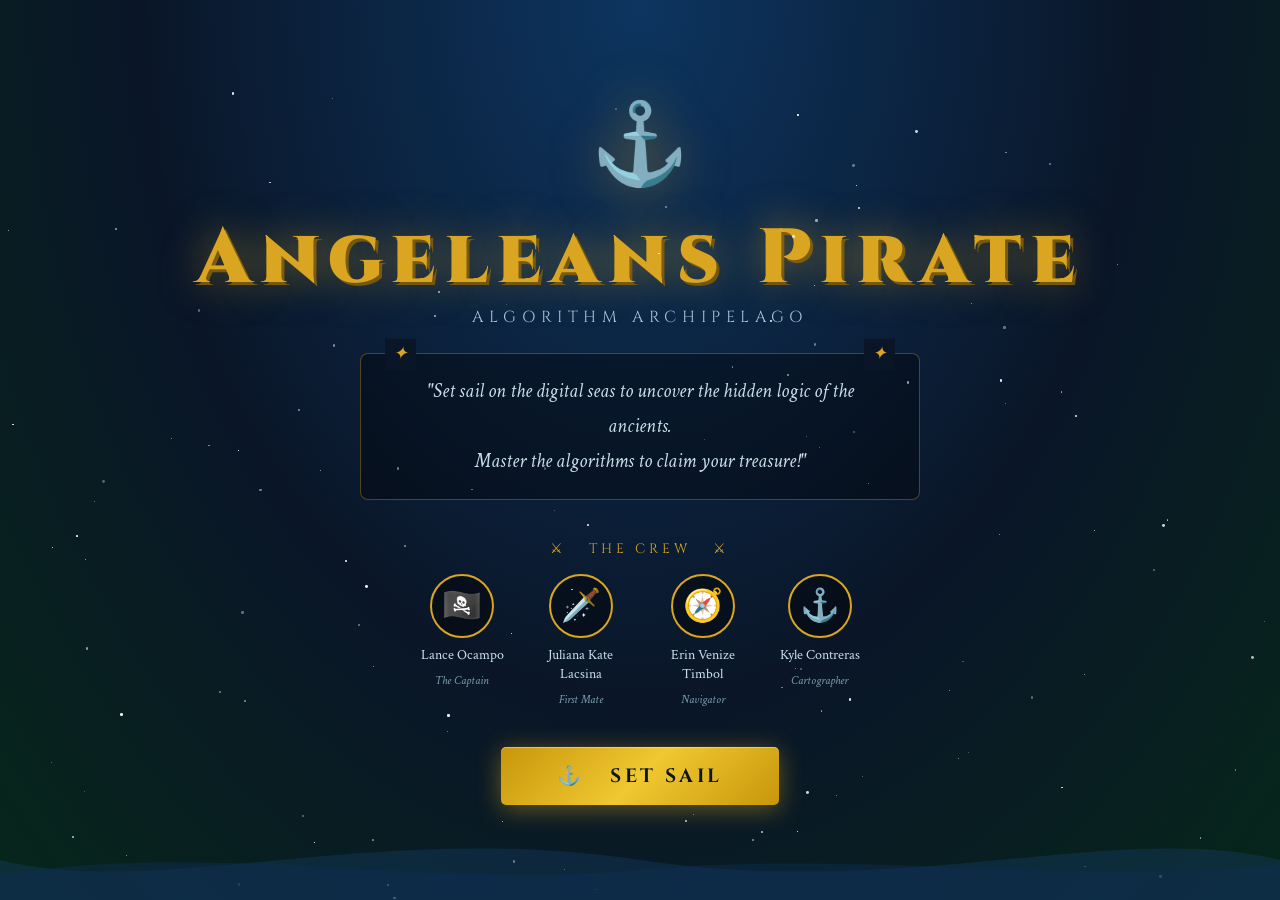
<file: index.html>
<!DOCTYPE html>
<html lang="en">
<head>
<meta charset="UTF-8">
<meta name="viewport" content="width=device-width, initial-scale=1.0">
<title>Angeleans Pirate — Algorithm Archipelago</title>
<link rel="stylesheet" href="style.css">
<link href="https://fonts.googleapis.com/css2?family=Cinzel:wght@400;700;900&family=Crimson+Text:ital,wght@0,400;0,600;1,400&display=swap" rel="stylesheet">
</head>
<body>
<div id="app">

  <!-- ═══════════════════════════════════════════════
       PAGE 1 — LANDING
  ═══════════════════════════════════════════════ -->
  <div id="page-landing">
    <div class="stars-bg" id="stars-bg"></div>

    <div class="anchor-icon">⚓</div>
    <div class="main-title">Angeleans Pirate</div>
    <div class="main-sub">Algorithm Archipelago</div>

    <div class="tagline-box">
      "Set sail on the digital seas to uncover the hidden logic of the ancients.<br>
      Master the algorithms to claim your treasure!"
    </div>

    <div class="crew-title">⚔ &nbsp; The Crew &nbsp; ⚔</div>
    <div class="crew-grid">
      <div class="crew-card" onclick="openCrewModal(0)">
        <div class="crew-avatar">🏴‍☠️</div>
        <div class="crew-name">Lance Ocampo</div>
        <div class="crew-role">The Captain</div>
      </div>
      <div class="crew-card" onclick="openCrewModal(1)">
        <div class="crew-avatar">🗡️</div>
        <div class="crew-name">Juliana Kate Lacsina</div>
        <div class="crew-role">First Mate</div>
      </div>
      <div class="crew-card" onclick="openCrewModal(2)">
        <div class="crew-avatar">🧭</div>
        <div class="crew-name">Erin Venize Timbol</div>
        <div class="crew-role">Navigator</div>
      </div>
      <div class="crew-card" onclick="openCrewModal(3)">
        <div class="crew-avatar">⚓</div>
        <div class="crew-name">Kyle Contreras</div>
        <div class="crew-role">Cartographer</div>
      </div>
    </div>

    <button class="btn-sail" id="btn-sail" onclick="goToMap()">⚓ &nbsp; Set Sail</button>

    <div class="waves-bottom">
      <svg viewBox="0 0 1200 80" preserveAspectRatio="none" xmlns="http://www.w3.org/2000/svg">
        <path d="M0,40 C150,80 350,0 600,40 C850,80 1050,0 1200,40 L1200,80 L0,80 Z" fill="rgba(20,60,100,0.4)"/>
        <path d="M0,55 C200,20 400,70 600,50 C800,30 1000,65 1200,45 L1200,80 L0,80 Z" fill="rgba(15,45,80,0.5)"/>
      </svg>
    </div>
  </div>

  <!-- ═══════════════════════════════════════════════
       CREW MODAL
  ═══════════════════════════════════════════════ -->
  <div class="crew-modal-overlay" id="crew-modal" onclick="closeCrewBg(event)">
    <div class="crew-scroll">
      <button class="crew-close" onclick="closeCrewModal()">✕</button>
      <div class="crew-modal-avatar" id="cm-avatar"></div>
      <div class="crew-modal-name" id="cm-name"></div>
      <div class="crew-modal-role" id="cm-role"></div>
      <hr class="crew-modal-divider">
      <div class="crew-modal-bio" id="cm-bio"></div>
      <div class="crew-modal-duties">
        <ul id="cm-duties"></ul>
      </div>
    </div>
  </div>

  <!-- ═══════════════════════════════════════════════
       PAGE 2 — MAP
  ═══════════════════════════════════════════════ -->
  <div id="page-map">

    <div class="map-header">
      <div class="map-title-hdr">⚓ Algorithm Archipelago</div>
      <div class="progress-wrap">
        <span class="progress-lbl">Treasure: <span id="opened-count">0</span>/42</span>
        <div class="progress-track">
          <div class="progress-fill" id="prog-fill" style="width:0%"></div>
        </div>
      </div>
      <div style="display:flex;gap:8px;align-items:center;">
        <button class="btn-info" onclick="openAnswers()" title="Show all answers">i</button>
        <button class="btn-back" onclick="goBack()">◀ Return to Port</button>
      </div>
    </div>

    <div id="treasure-map-wrap">
      <div id="treasure-canvas">
        <div id="map-svg-container">

          <svg id="main-map-svg" xmlns="http://www.w3.org/2000/svg" viewBox="0 0 1000 1500" preserveAspectRatio="xMidYMin meet">
            <defs>
              <radialGradient id="parchBg" cx="50%" cy="40%" r="70%">
                <stop offset="0%" stop-color="#e8c870"/>
                <stop offset="50%" stop-color="#d4a840"/>
                <stop offset="100%" stop-color="#a07020"/>
              </radialGradient>
              <radialGradient id="isleGreen" cx="40%" cy="35%" r="65%">
                <stop offset="0%" stop-color="#8aba55"/>
                <stop offset="60%" stop-color="#5a8a30"/>
                <stop offset="100%" stop-color="#3a6018"/>
              </radialGradient>
              <radialGradient id="isleDark" cx="40%" cy="30%" r="55%">
                <stop offset="0%" stop-color="#7a9a60"/>
                <stop offset="100%" stop-color="#3a5820"/>
              </radialGradient>
              <filter id="worn" x="-5%" y="-5%" width="110%" height="110%">
                <feTurbulence type="fractalNoise" baseFrequency="0.04" numOctaves="4" seed="3" result="noise"/>
                <feDisplacementMap in="SourceGraphic" in2="noise" scale="4" xChannelSelector="R" yChannelSelector="G"/>
              </filter>
            </defs>

            <!-- Parchment background -->
            <rect width="1000" height="1500" fill="url(#parchBg)"/>
            <ellipse cx="150" cy="200" rx="200" ry="130" fill="rgba(100,60,10,0.08)"/>
            <ellipse cx="870" cy="1150" rx="180" ry="140" fill="rgba(80,50,5,0.07)"/>
            <ellipse cx="500" cy="750" rx="250" ry="160" fill="rgba(120,80,20,0.05)"/>
            <rect width="1000" height="1500" fill="none" stroke="rgba(60,30,5,0.35)" stroke-width="22" rx="8"/>
            <rect x="6" y="6" width="988" height="1488" fill="none" stroke="rgba(80,40,8,0.2)" stroke-width="4" rx="6"/>
            <rect x="18" y="18" width="964" height="1464" fill="none" stroke="rgba(90,55,10,0.55)" stroke-width="2.5" rx="4"/>
            <rect x="24" y="24" width="952" height="1452" fill="none" stroke="rgba(90,55,10,0.35)" stroke-width="1" rx="3"/>

            <g fill="rgba(80,50,10,0.5)" font-size="26">
              <text x="22" y="52">✦</text><text x="954" y="52">✦</text>
              <text x="22" y="1476">✦</text><text x="954" y="1476">✦</text>
            </g>

            <text x="500" y="72" text-anchor="middle" font-family="Cinzel,serif" font-size="28" font-weight="700" fill="rgba(60,30,5,0.85)" letter-spacing="5">ANGELEANS PIRATE</text>
            <text x="500" y="96" text-anchor="middle" font-family="Cinzel,serif" font-size="13" fill="rgba(80,50,10,0.65)" letter-spacing="8">— ALGORITHM ARCHIPELAGO —</text>

            <!-- Ocean -->
            <rect x="30" y="110" width="940" height="1360" rx="6" fill="rgba(80,140,180,0.25)"/>
            <ellipse cx="500" cy="750" rx="440" ry="640" fill="rgba(40,100,160,0.2)"/>

            <!-- Waves -->
            <g stroke="rgba(40,100,160,0.25)" stroke-width="1.2" fill="none">
              <path class="wave-line" d="M40,720 Q180,700 320,720 Q460,740 600,720 Q740,700 880,720 Q950,728 960,720"/>
              <path class="wave-line" d="M40,750 Q200,728 360,750 Q520,772 680,750 Q840,728 960,750" style="animation-delay:1s"/>
            </g>
            <g stroke="rgba(40,100,160,0.18)" stroke-width="0.8" fill="none">
              <path class="wave-line" d="M40,650 Q130,638 220,650 Q310,662 400,650 Q490,638 580,650 Q670,662 760,650 Q850,638 960,648" style="animation-delay:0.5s"/>
              <path class="wave-line" d="M40,670 Q180,658 320,670 Q460,682 600,670 Q740,658 880,668 Q930,672 960,670" style="animation-delay:1.5s"/>
              <path class="wave-line" d="M40,810 Q120,798 200,810 Q280,822 360,810 Q440,798 520,810 Q600,822 680,810 Q760,798 840,810 Q920,822 960,812" style="animation-delay:2.5s"/>
            </g>

            <!-- Route paths -->
            <path class="route-path" d="M200,880 Q300,830 400,800 Q500,770 600,740 Q700,710 780,670" stroke="rgba(100,60,10,0.5)" stroke-width="2.5" fill="none"/>
            <path class="route-path" d="M150,430 Q300,380 450,350 Q550,330 630,315" stroke="rgba(100,60,10,0.3)" stroke-width="1.5" fill="none" style="animation-delay:2s"/>

            <!-- Sea creatures -->
            <text x="68" y="720" font-size="22" opacity="0.3">🐠</text>
            <text x="880" y="800" font-size="18" opacity="0.25">🐙</text>
            <text x="440" y="858" font-size="20" opacity="0.28">🐳</text>
            <text x="80" y="845" font-size="16" opacity="0.2">🦈</text>
            <text x="130" y="698" font-size="16" opacity="0.22">☠️</text>
            <text x="840" y="720" font-size="16" opacity="0.2">☠️</text>

            <!-- Compass rose -->
            <g transform="translate(88,1380)" opacity="0.55">
              <circle cx="0" cy="0" r="52" fill="rgba(190,140,50,0.15)" stroke="rgba(80,50,10,0.5)" stroke-width="1.5"/>
              <circle cx="0" cy="0" r="36" fill="none" stroke="rgba(80,50,10,0.3)" stroke-width="0.8" stroke-dasharray="3 3"/>
              <polygon points="0,-48 4,0 0,-8 -4,0" fill="rgba(80,50,10,0.7)"/>
              <polygon points="0,48 -4,0 0,8 4,0" fill="rgba(80,50,10,0.45)"/>
              <polygon points="-48,0 0,4 -8,0 0,-4" fill="rgba(80,50,10,0.6)"/>
              <polygon points="48,0 0,-4 8,0 0,4" fill="rgba(80,50,10,0.45)"/>
              <circle cx="0" cy="0" r="4" fill="rgba(80,50,10,0.7)"/>
              <text x="0" y="-56" text-anchor="middle" font-size="10" fill="rgba(80,50,10,0.8)" font-family="Cinzel,serif" font-weight="700">N</text>
              <text x="0" y="68" text-anchor="middle" font-size="9" fill="rgba(80,50,10,0.6)" font-family="Cinzel,serif">S</text>
              <text x="57" y="4" text-anchor="middle" font-size="9" fill="rgba(80,50,10,0.6)" font-family="Cinzel,serif">E</text>
              <text x="-57" y="4" text-anchor="middle" font-size="9" fill="rgba(80,50,10,0.7)" font-family="Cinzel,serif">W</text>
            </g>

            <text x="500" y="1458" text-anchor="middle" font-family="Cinzel,serif" font-size="9" fill="rgba(80,50,10,0.45)" letter-spacing="4">CHARTED BY THE CREW OF THE ANGELEAN · ANNO DOMINI</text>

            <!-- Grid lines -->
            <g opacity="0.06" stroke="rgba(80,50,10,1)" stroke-width="0.7">
              <line x1="250" y1="110" x2="250" y2="1470"/>
              <line x1="500" y1="110" x2="500" y2="1470"/>
              <line x1="750" y1="110" x2="750" y2="1470"/>
              <line x1="30" y1="360" x2="970" y2="360"/>
              <line x1="30" y1="610" x2="970" y2="610"/>
              <line x1="30" y1="860" x2="970" y2="860"/>
              <line x1="30" y1="1110" x2="970" y2="1110"/>
              <line x1="30" y1="1360" x2="970" y2="1360"/>
            </g>

            <!-- MIDTERM ISLES banner -->
            <rect x="295" y="112" width="410" height="32" rx="4" fill="rgba(100,65,10,0.75)"/>
            <text x="500" y="133" text-anchor="middle" font-family="Cinzel,serif" font-size="13" font-weight="700" fill="#f0d070" letter-spacing="4">✦  MIDTERM ISLES  ✦</text>
            <text x="500" y="152" text-anchor="middle" font-family="Cinzel,serif" font-size="9" fill="rgba(80,50,10,0.7)" letter-spacing="3">ENTRY WATERS · ALGORITHMS #1–25</text>

            <!-- Main midterm island -->
            <ellipse cx="500" cy="420" rx="440" ry="230" fill="url(#isleGreen)" filter="url(#worn)" opacity="0.92"/>
            <ellipse cx="480" cy="415" rx="405" ry="210" fill="#6aaa40" opacity="0.5"/>
            <ellipse cx="500" cy="420" rx="445" ry="235" fill="none" stroke="#c8a840" stroke-width="8" opacity="0.5"/>
            <ellipse cx="310" cy="390" rx="110" ry="75" fill="#4a8a28" opacity="0.4"/>
            <ellipse cx="650" cy="385" rx="95" ry="65" fill="#3a7a20" opacity="0.35"/>
            <ellipse cx="500" cy="370" rx="125" ry="80" fill="#5a9a32" opacity="0.3"/>
            <path d="M265,375 L305,315 L345,375Z" fill="#3a6a1e" opacity="0.6"/>
            <path d="M275,345 L305,315 L335,345Z" fill="rgba(255,255,255,0.2)"/>
            <path d="M600,360 L640,305 L680,360Z" fill="#305a18" opacity="0.55"/>
            <path d="M615,328 L640,305 L665,328Z" fill="rgba(255,255,255,0.18)"/>
            <path d="M450,355 L480,305 L510,355Z" fill="#3a6820" opacity="0.5"/>
            <path d="M462,328 L480,305 L498,328Z" fill="rgba(255,255,255,0.15)"/>
            <text x="160" y="430" font-size="20" opacity="0.6">🌴</text>
            <text x="320" y="460" font-size="16" opacity="0.55">🌴</text>
            <text x="460" y="450" font-size="18" opacity="0.5">🌿</text>
            <text x="600" y="445" font-size="16" opacity="0.55">🌴</text>
            <text x="740" y="430" font-size="20" opacity="0.6">🌴</text>
            <text x="690" y="470" font-size="14" opacity="0.45">🌿</text>
            <text x="240" y="480" font-size="14" opacity="0.45">🌿</text>
            <text x="820" y="415" font-size="14" opacity="0.4">🌿</text>
            <text x="100" y="410" font-size="16" opacity="0.4">🌴</text>
            <text x="488" y="418" font-size="16" fill="rgba(80,40,5,0.4)">✕</text>
            <text x="310" y="400" font-size="12" fill="rgba(80,40,5,0.3)">✕</text>
            <text x="650" y="390" font-size="12" fill="rgba(80,40,5,0.3)">✕</text>
            <ellipse cx="120" cy="455" rx="55" ry="28" fill="#7aba48" opacity="0.6"/>
            <ellipse cx="120" cy="455" rx="57" ry="30" fill="none" stroke="#c8a840" stroke-width="5" opacity="0.4"/>
            <text x="102" y="461" font-size="14" opacity="0.5">🌴</text>
            <ellipse cx="880" cy="440" rx="60" ry="30" fill="#7aba48" opacity="0.58"/>
            <ellipse cx="880" cy="440" rx="62" ry="32" fill="none" stroke="#c8a840" stroke-width="5" opacity="0.4"/>
            <text x="862" y="446" font-size="14" opacity="0.5">🌴</text>
            <path d="M500,355 Q512,390 507,420" stroke="rgba(100,180,230,0.5)" stroke-width="3" fill="none"/>

            <!-- Perilous Crossing -->
            <text x="500" y="690" text-anchor="middle" font-family="Cinzel,serif" font-size="11" fill="rgba(80,50,10,0.55)" letter-spacing="5" font-style="italic">~ ~ PERILOUS CROSSING ~ ~</text>
            <text x="440" y="808" font-size="20" opacity="0.15">🦑</text>

            <!-- FINALS COAST banner -->
            <rect x="285" y="900" width="430" height="32" rx="4" fill="rgba(40,30,80,0.75)"/>
            <text x="500" y="921" text-anchor="middle" font-family="Cinzel,serif" font-size="13" font-weight="700" fill="#a0c0f0" letter-spacing="4">✦  FINALS COAST  ✦</text>
            <text x="500" y="940" text-anchor="middle" font-family="Cinzel,serif" font-size="9" fill="rgba(80,100,160,0.8)" letter-spacing="3">ADVANCED REALMS · ALGORITHMS #26–42</text>

            <!-- Finals landmass -->
            <ellipse cx="500" cy="1140" rx="430" ry="200" fill="url(#isleDark)" filter="url(#worn)" opacity="0.88"/>
            <ellipse cx="488" cy="1135" rx="395" ry="182" fill="#507838" opacity="0.45"/>
            <path d="M90,1100 Q200,1020 340,1065 Q450,1005 570,1040 Q670,990 790,1025 Q900,990 940,1080 Q970,1140 910,1200 Q810,1250 660,1230 Q540,1270 410,1255 Q270,1275 170,1232 Q70,1185 90,1100Z" fill="rgba(50,80,40,0.4)"/>
            <path d="M90,1100 Q200,1020 340,1065 Q450,1005 570,1040 Q670,990 790,1025 Q900,990 940,1080 Q970,1140 910,1200 Q810,1250 660,1230 Q540,1270 410,1255 Q270,1275 170,1232 Q70,1185 90,1100Z" fill="none" stroke="#8a6830" stroke-width="6" opacity="0.45"/>
            <path d="M290,1095 L340,1010 L390,1095Z" fill="#3a5a30" opacity="0.7"/>
            <path d="M315,1038 L340,1010 L365,1038Z" fill="rgba(255,255,255,0.25)"/>
            <path d="M470,1070 L530,990 L590,1070Z" fill="#2e4e28" opacity="0.65"/>
            <path d="M500,1008 L530,988 L560,1008Z" fill="rgba(255,255,255,0.22)"/>
            <path d="M650,1090 L705,1015 L760,1090Z" fill="#344e2a" opacity="0.68"/>
            <path d="M678,1032 L705,1015 L732,1032Z" fill="rgba(255,255,255,0.2)"/>
            <text x="180" y="1140" font-size="16" opacity="0.5">🌲</text>
            <text x="240" y="1165" font-size="14" opacity="0.45">🌲</text>
            <text x="420" y="1180" font-size="16" opacity="0.5">🌿</text>
            <text x="600" y="1175" font-size="14" opacity="0.48">🌲</text>
            <text x="780" y="1155" font-size="16" opacity="0.5">🌲</text>
            <text x="830" y="1180" font-size="14" opacity="0.45">🌿</text>
            <text x="490" y="1128" font-size="18" opacity="0.35">🏛️</text>
            <text x="340" y="1105" font-size="14" fill="rgba(80,40,5,0.35)">✕</text>
            <text x="536" y="1065" font-size="14" fill="rgba(80,40,5,0.35)">✕</text>
            <text x="705" y="1090" font-size="14" fill="rgba(80,40,5,0.35)">✕</text>
            <ellipse cx="118" cy="1162" rx="45" ry="24" fill="#607838" opacity="0.6"/>
            <ellipse cx="882" cy="1150" rx="50" ry="26" fill="#607838" opacity="0.58"/>
            <path d="M810,1000 L850,940 L890,1000Z" fill="#5a3a18" opacity="0.65"/>
            <path d="M845,945 L850,940 L855,945Z" fill="rgba(255,80,20,0.35)"/>
            <text x="835" y="948" font-size="10" opacity="0.5">🌋</text>

            <!-- Home Port -->
            <ellipse cx="160" cy="340" rx="60" ry="32" fill="#b08030" opacity="0.45"/>
            <ellipse cx="160" cy="340" rx="62" ry="34" fill="none" stroke="#7a5010" stroke-width="4" opacity="0.5"/>
            <text x="124" y="336" font-size="14" opacity="0.7">🏰</text>
            <text x="160" y="358" text-anchor="middle" font-family="Cinzel,serif" font-size="8" fill="rgba(80,50,10,0.7)" font-weight="700" letter-spacing="2">HOME PORT</text>

            <!-- End Destination -->
            <ellipse cx="500" cy="1370" rx="130" ry="65" fill="rgba(80,50,180,0.25)" opacity="0.8"/>
            <ellipse cx="500" cy="1370" rx="132" ry="67" fill="none" stroke="#6050c0" stroke-width="4" opacity="0.5"/>
            <text x="500" y="1395" text-anchor="middle" font-family="Cinzel,serif" font-size="10" fill="rgba(60,40,150,0.75)" font-weight="700" letter-spacing="2">THE FINAL TREASURE</text>
          </svg>

          <!-- Finals Lock Veil -->
          <div class="map-lock-veil" id="finals-veil">
            <div class="lock-icon-big">🔒</div>
            <div class="lock-msg">Complete all 25 Midterm Treasure Spots<br>to unlock The Finals Coast</div>
          </div>

          <!-- Ship Marker -->
          <div id="ship-marker" style="left:10%;top:18%">
            <div class="ship-svg-wrap">
              <svg width="60" height="55" viewBox="0 0 60 55" xmlns="http://www.w3.org/2000/svg">
                <path d="M8,32 Q15,44 30,46 Q45,44 52,32 Z" fill="#4a2808" stroke="#2a1405" stroke-width="1.5"/>
                <path d="M10,32 Q17,42 30,44 Q43,42 50,32 Z" fill="#6a3c10"/>
                <line x1="15" y1="33" x2="18" y2="43" stroke="rgba(0,0,0,0.2)" stroke-width="1"/>
                <line x1="30" y1="32" x2="30" y2="44" stroke="rgba(0,0,0,0.2)" stroke-width="1"/>
                <line x1="45" y1="33" x2="42" y2="43" stroke="rgba(0,0,0,0.2)" stroke-width="1"/>
                <path d="M8,32 L52,32" stroke="#3a1e08" stroke-width="2"/>
                <line x1="30" y1="8" x2="30" y2="33" stroke="#3a2010" stroke-width="2.5"/>
                <path d="M30,10 Q42,18 40,28 L30,30 Z" fill="#e8d8a0" stroke="rgba(80,50,10,0.4)" stroke-width="0.8"/>
                <path d="M30,10 Q18,18 20,28 L30,30 Z" fill="#dcc890" stroke="rgba(80,50,10,0.4)" stroke-width="0.8"/>
                <path d="M30,8 L42,4 L30,10 Z" fill="#c03020"/>
                <line x1="30" y1="29" x2="52" y2="22" stroke="#3a2010" stroke-width="1.5"/>
                <rect x="26" y="5" width="8" height="5" rx="1" fill="#4a2808" stroke="#2a1405" stroke-width="0.8"/>
                <text x="30" y="54" text-anchor="middle" font-family="Cinzel,serif" font-size="5.5" fill="rgba(80,50,10,0.8)" font-weight="700">YOU ARE HERE</text>
              </svg>
            </div>
          </div>

          <!-- Spots Layer -->
          <div id="spots-layer"></div>
        </div>
      </div>
    </div>

    <!-- Decorative compass -->
    <svg class="compass" viewBox="0 0 70 70" xmlns="http://www.w3.org/2000/svg">
      <circle cx="35" cy="35" r="32" fill="none" stroke="#7a5010" stroke-width="2"/>
      <circle cx="35" cy="35" r="26" fill="rgba(180,130,40,0.1)" stroke="rgba(120,80,20,0.3)" stroke-width="0.8" stroke-dasharray="3 3"/>
      <polygon points="35,6 38,35 35,26 32,35" fill="#8a5510"/>
      <polygon points="35,64 32,35 35,44 38,35" fill="#6a4008"/>
      <polygon points="6,35 35,32 26,35 35,38" fill="#8a5510"/>
      <polygon points="64,35 35,38 44,35 35,32" fill="#6a4008"/>
      <circle cx="35" cy="35" r="4" fill="#8a5510"/>
      <text x="35" y="3" text-anchor="middle" font-size="7" fill="#7a5010" font-family="Cinzel,serif" font-weight="700">N</text>
    </svg>
  </div>

  <!-- ═══════════════════════════════════════════════
       TREASURE SCROLL MODAL
  ═══════════════════════════════════════════════ -->
  <div class="modal-overlay" id="modal" onclick="closeBg(event)">
    <div class="scroll-wrap">
      <div class="scroll-rod"></div>
      <button class="close-btn" onclick="closeModal()">✕</button>
      <div class="scroll-body">
        <div class="s-num" id="m-num"></div>
        <div class="s-name" id="m-name"></div>
        <div class="s-sec">Definition</div>
        <div class="s-def" id="m-def"></div>
        <div class="s-sec">Real-World Example</div>
        <div class="s-ex" id="m-ex"></div>
        <div class="answer-section" id="answer-section">
          <div class="answer-prompt">Answer the Example to Continue →</div>
          <div id="answer-inputs"></div>
          <div class="answer-feedback" id="answer-feedback"></div>
          <button class="btn-check" onclick="checkAnswer()">Check Answer</button>
          <button class="btn-continue" id="btn-continue" onclick="continueNext()">Continue ⚓</button>
        </div>
      </div>
      <div class="scroll-rod-btm"></div>
    </div>
  </div>

  <!-- ═══════════════════════════════════════════════
       ANSWERS REFERENCE MODAL
  ═══════════════════════════════════════════════ -->
  <div class="answers-overlay" id="answers-overlay" onclick="closeAnswersBg(event)">
    <div class="answers-scroll">
      <div class="answers-header">
        <span class="answers-title">📋 Answer Key (Demo Reference)</span>
        <button class="answers-close" onclick="closeAnswers()">✕</button>
      </div>
      <div class="answers-body" id="answers-body"></div>
    </div>
  </div>

  <!-- ═══════════════════════════════════════════════
       COMPLETION MODAL
  ═══════════════════════════════════════════════ -->
  <div class="completion-overlay" id="completion-overlay">
    <div class="completion-scroll">

      <div class="comp-trophy">🏆</div>
      <div class="comp-title">Voyage Complete!</div>
      <div class="comp-sub">Algorithms &amp; Complexity · All 42 Treasures Claimed</div>

      <!-- Stats -->
      <div class="comp-stats">
        <div class="comp-stat">
          <span class="comp-stat-val">42</span>
          <span class="comp-stat-lbl">Treasures found</span>
        </div>
        <div class="comp-stat">
          <span class="comp-stat-val">2</span>
          <span class="comp-stat-lbl">Regions charted</span>
        </div>
        <div class="comp-stat">
          <span class="comp-stat-val">100%</span>
          <span class="comp-stat-lbl">Course complete</span>
        </div>
      </div>

      <div class="comp-divider"></div>

      <!-- Conclusion -->
      <div class="comp-conclusion">
        <p>
          You did not just learn algorithms. You learned how to think —
          <span class="comp-highlight">precisely, efficiently, and cleverly</span>
          — the way every great engineer and problem-solver must.
          From Euclid's shores to the peaks of Approximation,
          the seas of logic are now yours to command.
        </p>
        <p style="margin-top:0.75rem;">
          That is the real treasure. And it is yours to keep.
        </p>
      </div>

      <!-- Crew thank-you -->
      <div class="comp-crew-label">✦ &nbsp; A message from the crew &nbsp; ✦</div>

      <div class="comp-crew-grid">

        <div class="comp-crew-card">
          <div class="comp-crew-top">
            <div class="comp-crew-init">LO</div>
            <div class="comp-crew-meta">
              <div class="comp-crew-name">Lance Ocampo</div>
              <div class="comp-crew-role">The Captain</div>
            </div>
          </div>
          <div class="comp-crew-quote">
            "Thank you for trusting this ship. We are proud of every mile you sailed."
          </div>
        </div>

        <div class="comp-crew-card">
          <div class="comp-crew-top">
            <div class="comp-crew-init">JL</div>
            <div class="comp-crew-meta">
              <div class="comp-crew-name">Juliana Lacsina</div>
              <div class="comp-crew-role">First Mate</div>
            </div>
          </div>
          <div class="comp-crew-quote">
            "Thank you for staying the course. That determination sets a navigator apart."
          </div>
        </div>

        <div class="comp-crew-card">
          <div class="comp-crew-top">
            <div class="comp-crew-init">ET</div>
            <div class="comp-crew-meta">
              <div class="comp-crew-name">Erin Timbol</div>
              <div class="comp-crew-role">Navigator</div>
            </div>
          </div>
          <div class="comp-crew-quote">
            "Thank you for following the map. We hope the journey felt like an adventure."
          </div>
        </div>

        <div class="comp-crew-card">
          <div class="comp-crew-top">
            <div class="comp-crew-init">KC</div>
            <div class="comp-crew-meta">
              <div class="comp-crew-name">Kyle Contreras</div>
              <div class="comp-crew-role">Cartographer</div>
            </div>
          </div>
          <div class="comp-crew-quote">
            "Thank you for reading every scroll. The map is complete because you completed it."
          </div>
        </div>

      </div>

      <div class="comp-farewell">
        <span class="comp-farewell-gold">Fair winds and following seas.</span><br>
        May every algorithm you meet from here feel like familiar waters.
      </div>

      <button class="comp-btn" onclick="document.getElementById('completion-overlay').classList.remove('open')">
        ⚓ &nbsp; Sail Home
      </button>

    </div>
  </div>

</div><!-- #app -->

<script src="script.js"></script>
</body>
</html>
</file>
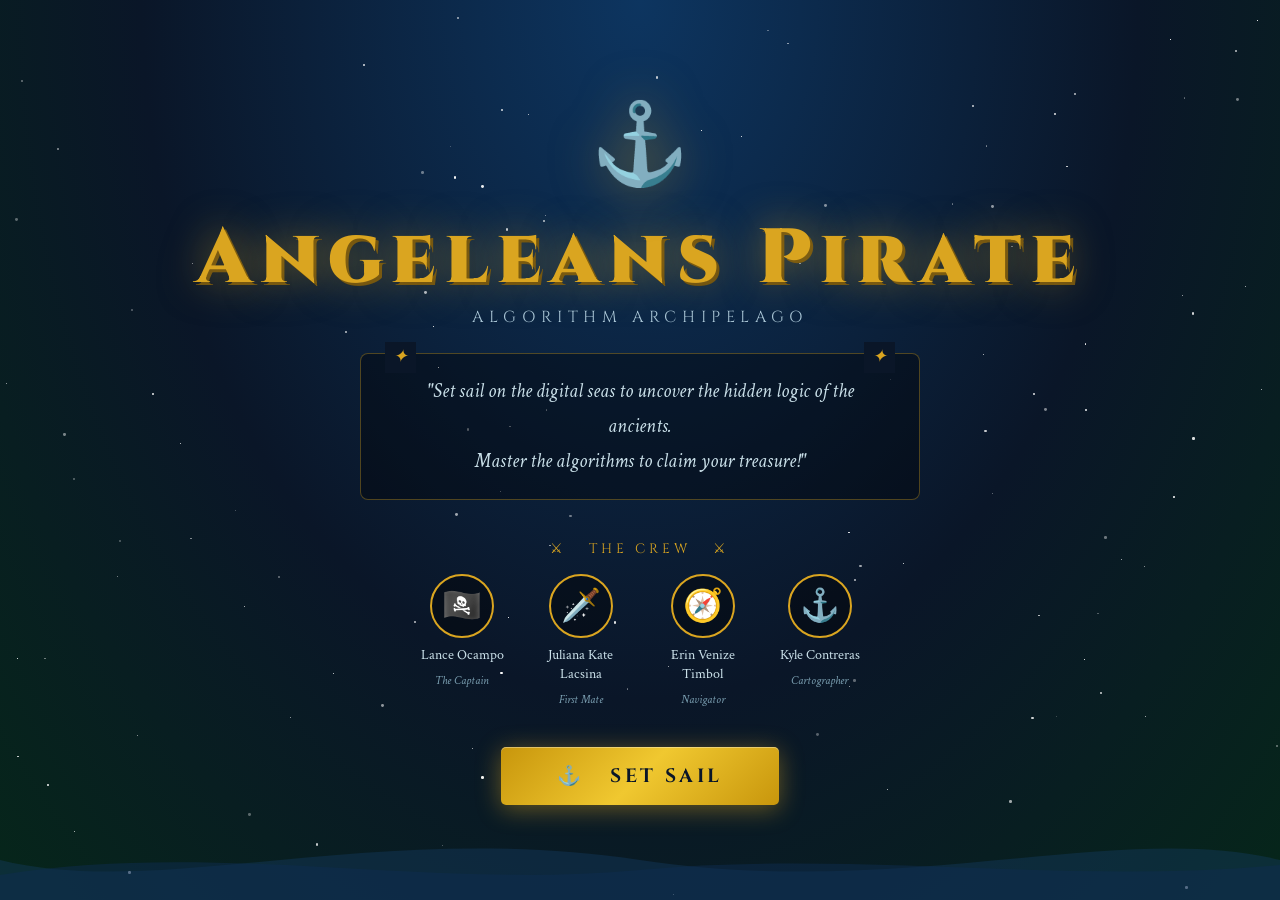
<file: Angeleneans Pirate.html>
<!DOCTYPE html>
<html>
<head>
<meta charset="UTF-8">
<style>
@import url('https://fonts.googleapis.com/css2?family=Cinzel:wght@400;700;900&family=Crimson+Text:ital,wght@0,400;0,600;1,400&display=swap');
*{box-sizing:border-box;margin:0;padding:0;}
html,body{width:100%;min-height:100%;background:#0a1628;}
#app{font-family:'Crimson Text',Georgia,serif;background:#0a1628;min-height:100vh;overflow-x:hidden;}

/* PAGE 1 */
#page-landing{
  min-height:100vh;
  background:radial-gradient(ellipse at 50% 0%,#0d3560 0%,#0a1628 55%,#06261a 100%);
  display:flex;flex-direction:column;align-items:center;justify-content:center;
  padding:3rem 2rem;position:relative;
  transition:opacity 0.9s ease,transform 0.9s ease;
}
.stars-bg{position:absolute;inset:0;pointer-events:none;overflow:hidden;}
.star{position:absolute;background:#fff;border-radius:50%;animation:twinkle 2s infinite alternate;}
@keyframes twinkle{0%{opacity:0.2;}100%{opacity:0.95;}}
.waves-bottom{position:absolute;bottom:0;left:0;right:0;height:80px;overflow:hidden;}
.waves-bottom svg{width:100%;height:100%;}
.anchor-icon{font-size:80px;margin-bottom:1.2rem;animation:float 3.5s ease-in-out infinite;filter:drop-shadow(0 0 24px rgba(218,165,32,0.5));}
@keyframes float{0%,100%{transform:translateY(0) rotate(-2deg);}50%{transform:translateY(-12px) rotate(2deg);}}
.main-title{font-family:'Cinzel',serif;font-weight:900;font-size:clamp(2.8rem,6vw,5rem);color:#DAA520;text-align:center;letter-spacing:0.12em;text-shadow:0 0 40px rgba(218,165,32,0.55),3px 3px 0 #6b4f10;line-height:1.05;margin-bottom:0.4rem;}
.main-sub{font-family:'Cinzel',serif;font-size:1rem;color:#a8c4d4;letter-spacing:0.35em;text-transform:uppercase;margin-bottom:1.6rem;}
.tagline-box{font-size:1.25rem;color:#c9dfe8;font-style:italic;text-align:center;max-width:560px;line-height:1.75;margin-bottom:2.5rem;padding:1.25rem 2rem;border:1px solid rgba(218,165,32,0.35);border-radius:8px;background:rgba(0,0,0,0.35);position:relative;}
.tagline-box::before,.tagline-box::after{content:'✦';position:absolute;top:-12px;background:#0a1628;padding:0 8px;color:#DAA520;font-size:1.1rem;}
.tagline-box::before{left:24px;}.tagline-box::after{right:24px;}
.crew-title{font-family:'Cinzel',serif;font-size:0.85rem;color:#DAA520;letter-spacing:0.3em;text-transform:uppercase;margin-bottom:1rem;text-align:center;}
.crew-grid{display:flex;gap:2rem;justify-content:center;flex-wrap:wrap;margin-bottom:2.5rem;}
.crew-card{display:flex;flex-direction:column;align-items:center;gap:0.5rem;cursor:pointer;}
.crew-avatar{width:64px;height:64px;border-radius:50%;border:2px solid #DAA520;display:flex;align-items:center;justify-content:center;font-size:2rem;background:rgba(0,0,0,0.4);transition:transform 0.25s,box-shadow 0.25s;}
.crew-card:hover .crew-avatar{transform:scale(1.12) rotate(-5deg);box-shadow:0 0 20px rgba(218,165,32,0.6);}
.crew-name{font-size:0.9rem;color:#c9dfe8;text-align:center;max-width:90px;line-height:1.3;}
.crew-role{font-size:0.72rem;color:#7a9eb0;text-align:center;font-style:italic;}
.btn-sail{font-family:'Cinzel',serif;font-size:1.2rem;font-weight:700;color:#0a1628;background:linear-gradient(135deg,#c8960c,#f0c830,#c8960c);border:none;padding:1rem 3.5rem;border-radius:5px;cursor:pointer;letter-spacing:0.18em;text-transform:uppercase;transition:transform 0.2s,box-shadow 0.2s;box-shadow:0 4px 24px rgba(218,165,32,0.45),inset 0 1px 0 rgba(255,255,255,0.35);position:relative;overflow:hidden;}
.btn-sail:hover{transform:translateY(-3px) scale(1.04);box-shadow:0 10px 36px rgba(218,165,32,0.65);}
.btn-sail::after{content:'';position:absolute;top:0;left:-120%;width:60%;height:100%;background:linear-gradient(90deg,transparent,rgba(255,255,255,0.35),transparent);transition:left 0.55s;}
.btn-sail:hover::after{left:160%;}

/* CREW MODAL */
.crew-modal-overlay{display:none;position:fixed;inset:0;background:rgba(0,0,0,0.78);z-index:300;align-items:center;justify-content:center;padding:1.5rem;}
.crew-modal-overlay.open{display:flex;}
.crew-scroll{background:linear-gradient(145deg,#1a2a45,#0d1e35);border:2px solid #DAA520;border-radius:14px;max-width:480px;width:100%;padding:2.5rem 2rem 2rem;position:relative;box-shadow:0 0 60px rgba(218,165,32,0.25),0 24px 70px rgba(0,0,0,0.8);animation:unfurl 0.4s cubic-bezier(0.34,1.56,0.64,1);}
@keyframes unfurl{from{transform:scaleY(0.2) scaleX(0.7);opacity:0;}to{transform:scaleY(1) scaleX(1);opacity:1;}}
.crew-close{position:absolute;top:14px;right:14px;background:rgba(218,165,32,0.2);color:#DAA520;border:1px solid #DAA520;width:28px;height:28px;border-radius:50%;cursor:pointer;font-size:1rem;display:flex;align-items:center;justify-content:center;transition:background 0.2s;}
.crew-close:hover{background:rgba(218,165,32,0.4);}
.crew-modal-avatar{width:80px;height:80px;border-radius:50%;border:3px solid #DAA520;display:flex;align-items:center;justify-content:center;font-size:3rem;background:rgba(0,0,0,0.4);margin:0 auto 1rem;box-shadow:0 0 20px rgba(218,165,32,0.4);}
.crew-modal-name{font-family:'Cinzel',serif;font-size:1.4rem;font-weight:700;color:#DAA520;text-align:center;margin-bottom:0.2rem;}
.crew-modal-role{font-family:'Cinzel',serif;font-size:0.85rem;color:#a8c4d4;letter-spacing:0.2em;text-align:center;margin-bottom:1.2rem;text-transform:uppercase;}
.crew-modal-divider{border:none;border-top:1px solid rgba(218,165,32,0.3);margin:1rem 0;}
.crew-modal-bio{font-size:1.05rem;color:#c9dfe8;line-height:1.75;text-align:center;font-style:italic;}
.crew-modal-duties{margin-top:1rem;}
.crew-modal-duties li{font-size:0.95rem;color:#a8c4d4;line-height:1.7;margin-left:1.2rem;}

/* PAGE 2 MAP */
#page-map{display:none;min-height:100vh;position:relative;overflow:hidden;}
#page-map.visible{display:block;}
.map-header{position:fixed;top:0;left:0;right:0;z-index:100;display:flex;align-items:center;justify-content:space-between;padding:0.7rem 1.5rem;background:rgba(20,12,5,0.93);border-bottom:3px solid #7a5a10;backdrop-filter:blur(8px);}
.map-title-hdr{font-family:'Cinzel',serif;font-size:1.2rem;color:#DAA520;letter-spacing:0.12em;}
.progress-wrap{display:flex;align-items:center;gap:10px;}
.progress-lbl{font-family:'Cinzel',serif;font-size:0.85rem;color:#c9b87a;}
.progress-track{width:140px;height:10px;background:rgba(80,50,10,0.5);border-radius:5px;overflow:hidden;border:1px solid rgba(218,165,32,0.5);}
.progress-fill{height:100%;background:linear-gradient(90deg,#8a5a08,#f0c830,#8a5a08);border-radius:5px;transition:width 0.45s ease;}
.btn-back{font-family:'Cinzel',serif;font-size:0.8rem;color:#c9b87a;background:rgba(60,35,5,0.6);border:1px solid rgba(160,120,40,0.6);padding:0.35rem 0.9rem;border-radius:4px;cursor:pointer;transition:all 0.2s;}
.btn-back:hover{color:#DAA520;border-color:#DAA520;background:rgba(80,50,5,0.8);}

/* INFO BUTTON */
.btn-info{font-family:'Cinzel',serif;font-size:0.85rem;font-weight:700;color:#0a1628;background:linear-gradient(135deg,#c8960c,#f0c830);border:none;width:32px;height:32px;border-radius:50%;cursor:pointer;display:flex;align-items:center;justify-content:center;box-shadow:0 2px 10px rgba(218,165,32,0.5);transition:transform 0.2s,box-shadow 0.2s;flex-shrink:0;}
.btn-info:hover{transform:scale(1.1);box-shadow:0 4px 16px rgba(218,165,32,0.7);}

/* ANSWERS MODAL */
.answers-overlay{display:none;position:fixed;inset:0;background:rgba(0,0,0,0.85);z-index:400;align-items:center;justify-content:center;padding:1.5rem;}
.answers-overlay.open{display:flex;}
.answers-scroll{background:#f0e0b0;border:4px solid #7a5a10;border-radius:12px;max-width:640px;width:100%;max-height:85vh;overflow-y:auto;box-shadow:0 24px 70px rgba(0,0,0,0.8);}
.answers-header{background:#7a5a10;padding:1rem 1.5rem;display:flex;justify-content:space-between;align-items:center;border-radius:8px 8px 0 0;}
.answers-title{font-family:'Cinzel',serif;font-size:1.1rem;color:#f0d070;letter-spacing:0.1em;}
.answers-close{background:rgba(0,0,0,0.3);color:#f0d070;border:none;width:28px;height:28px;border-radius:50%;cursor:pointer;font-size:1rem;display:flex;align-items:center;justify-content:center;}
.answers-body{padding:1.5rem;}
.answer-row{display:flex;gap:0.75rem;padding:0.6rem 0;border-bottom:1px solid rgba(120,80,10,0.2);align-items:flex-start;}
.answer-num{font-family:'Cinzel',serif;font-size:0.8rem;color:#7a5010;min-width:28px;padding-top:2px;}
.answer-name{font-family:'Cinzel',serif;font-size:0.85rem;color:#3a1e00;font-weight:600;flex:0 0 180px;}
.answer-val{font-size:0.9rem;color:#3a1e00;flex:1;}

#treasure-map-wrap{position:relative;width:100%;padding-top:56px;overflow-y:auto;overflow-x:hidden;}
#treasure-canvas{position:relative;width:100%;}
#map-svg-container{position:relative;width:100%;overflow:visible;}
#main-map-svg{width:100%;display:block;}

/* SPOTS */
.t-spot{position:absolute;transform:translate(-50%,-50%);cursor:pointer;z-index:20;display:flex;flex-direction:column;align-items:center;gap:2px;transition:transform 0.2s cubic-bezier(0.34,1.56,0.64,1);}
.t-spot:hover{transform:translate(-50%,-60%) scale(1.15);z-index:30;}
.t-chest{width:52px;height:52px;background:radial-gradient(circle at 35% 30%,#f0d060,#a06010);border-radius:6px 6px 4px 4px;border:2px solid #6a3808;box-shadow:0 4px 12px rgba(0,0,0,0.5),inset 0 1px 0 rgba(255,230,100,0.4);display:flex;align-items:center;justify-content:center;font-size:1.8rem;position:relative;transition:box-shadow 0.2s;}
.t-chest::before{content:'';position:absolute;top:40%;left:0;right:0;height:3px;background:rgba(80,40,5,0.7);}
.t-spot:hover .t-chest{box-shadow:0 0 18px rgba(255,200,50,0.8),0 4px 12px rgba(0,0,0,0.5);}
.t-spot.found .t-chest{background:radial-gradient(circle at 35% 30%,#90ff90,#206020);border-color:#186018;box-shadow:0 0 14px rgba(80,220,80,0.7);}
.t-spot.locked-spot{pointer-events:none;opacity:0.35;filter:grayscale(0.8);}
.t-spot-label{font-family:'Cinzel',serif;font-size:0.72rem;color:#3a1e00;background:rgba(240,210,120,0.95);padding:2px 7px;border-radius:3px;max-width:110px;text-align:center;line-height:1.4;border:1px solid rgba(100,60,10,0.4);white-space:normal;word-break:break-word;box-shadow:0 1px 4px rgba(0,0,0,0.35);}
.t-spot-num{font-family:'Cinzel',serif;font-size:0.65rem;color:rgba(80,40,5,0.8);}
@keyframes chestPulse{0%,100%{box-shadow:0 4px 12px rgba(0,0,0,0.5),inset 0 1px 0 rgba(255,230,100,0.4);}50%{box-shadow:0 4px 12px rgba(0,0,0,0.5),0 0 10px rgba(255,200,50,0.5),inset 0 1px 0 rgba(255,230,100,0.4);}}
.t-spot:not(.found):not(.locked-spot) .t-chest{animation:chestPulse 3s ease-in-out infinite;}

/* HOME PORT SPOT */
.home-port-spot{position:absolute;transform:translate(-50%,-50%);cursor:pointer;z-index:20;display:flex;flex-direction:column;align-items:center;gap:3px;transition:transform 0.2s;}
.home-port-spot:hover{transform:translate(-50%,-60%) scale(1.1);z-index:30;}
.home-port-icon{font-size:2.5rem;filter:drop-shadow(0 2px 8px rgba(218,165,32,0.6));animation:portGlow 2.5s ease-in-out infinite;}
@keyframes portGlow{0%,100%{filter:drop-shadow(0 2px 8px rgba(218,165,32,0.4));}50%{filter:drop-shadow(0 2px 18px rgba(218,165,32,0.9));}}
.home-port-label{font-family:'Cinzel',serif;font-size:0.75rem;color:#3a1e00;background:rgba(240,210,120,0.95);padding:2px 8px;border-radius:3px;border:1px solid rgba(100,60,10,0.4);box-shadow:0 1px 4px rgba(0,0,0,0.35);}

/* END PORT (treasure destination) */
.end-port-spot{position:absolute;transform:translate(-50%,-50%);cursor:pointer;z-index:20;display:flex;flex-direction:column;align-items:center;gap:3px;transition:transform 0.2s;}
.end-port-spot:hover{transform:translate(-50%,-60%) scale(1.1);z-index:30;}
.end-port-chest{font-size:2.5rem;filter:drop-shadow(0 0 14px rgba(255,215,0,0.8));animation:endGlow 1.8s ease-in-out infinite;}
@keyframes endGlow{0%,100%{filter:drop-shadow(0 0 10px rgba(255,215,0,0.5)) grayscale(0.7);}50%{filter:drop-shadow(0 0 24px rgba(255,215,0,1)) grayscale(0);}}
.end-port-spot.unlocked-end .end-port-chest{animation:endGlowBright 1.2s ease-in-out infinite;}
@keyframes endGlowBright{0%,100%{filter:drop-shadow(0 0 18px rgba(255,215,0,0.9));}50%{filter:drop-shadow(0 0 36px rgba(255,215,0,1));}}
.end-port-label{font-family:'Cinzel',serif;font-size:0.75rem;color:#1a0060;background:rgba(200,210,255,0.95);padding:2px 8px;border-radius:3px;border:1px solid rgba(80,80,200,0.4);box-shadow:0 1px 4px rgba(0,0,0,0.35);}

/* SHIP */
#ship-marker{position:absolute;transform:translate(-50%,-50%);z-index:25;pointer-events:none;transition:left 1.2s cubic-bezier(0.45,0,0.55,1),top 1.2s cubic-bezier(0.45,0,0.55,1);}
.ship-svg-wrap{animation:shipBob 3s ease-in-out infinite;filter:drop-shadow(0 4px 10px rgba(0,0,0,0.6));}
@keyframes shipBob{0%,100%{transform:translateY(0) rotate(-1deg);}50%{transform:translateY(-5px) rotate(1deg);}}

/* LOCK VEIL */
.map-lock-veil{display:none;position:absolute;inset:0;background:rgba(30,15,0,0.82);border-radius:12px;align-items:center;justify-content:center;flex-direction:column;gap:0.75rem;z-index:30;backdrop-filter:blur(4px);}
.map-lock-veil.active{display:flex;}
.lock-icon-big{font-size:3rem;animation:pulseLock 2s ease-in-out infinite;}
@keyframes pulseLock{0%,100%{transform:scale(1);}50%{transform:scale(1.08);}}
.lock-msg{font-family:'Cinzel',serif;font-size:0.9rem;color:rgba(220,190,100,0.9);text-align:center;padding:0 2rem;line-height:1.6;}

/* WAVE ANIMATIONS */
@keyframes dashMove{from{stroke-dashoffset:0;}to{stroke-dashoffset:-40;}}
.route-path{stroke-dasharray:10 6;animation:dashMove 3s linear infinite;}
@keyframes waveDrift{from{stroke-dashoffset:0;}to{stroke-dashoffset:-60;}}
.wave-line{stroke-dasharray:20 8;animation:waveDrift 4s linear infinite;}

#spots-layer{position:absolute;top:0;left:0;pointer-events:none;}
#spots-layer .t-spot{pointer-events:all;}
#finals-veil{position:absolute;left:0;right:0;background:rgba(20,12,2,0.75);display:flex;align-items:center;justify-content:center;flex-direction:column;gap:0.75rem;z-index:22;backdrop-filter:blur(3px);pointer-events:all;}

.compass{position:fixed;bottom:24px;right:24px;width:65px;height:65px;opacity:0.55;pointer-events:none;z-index:50;animation:spin-slow 25s linear infinite;}
@keyframes spin-slow{from{transform:rotate(0deg);}to{transform:rotate(360deg);}}

@keyframes sparkOut{0%{transform:translate(-50%,-50%) scale(0.1);opacity:1;}100%{transform:translate(-50%,-50%) scale(2.2);opacity:0;}}
.spark-ring{position:fixed;pointer-events:none;z-index:500;width:90px;height:90px;border-radius:50%;border:3px solid #f0c830;animation:sparkOut 0.55s ease-out forwards;}

/* TREASURE SCROLL MODAL */
.modal-overlay{display:none;position:fixed;inset:0;background:rgba(0,0,0,0.78);z-index:200;align-items:center;justify-content:center;padding:1.5rem;animation:mfadeIn 0.3s ease;}
.modal-overlay.open{display:flex;}
@keyframes mfadeIn{from{opacity:0;}to{opacity:1;}}
.scroll-wrap{background:#f0e0b0;border:4px solid #7a5a10;border-radius:12px;max-width:680px;width:100%;max-height:88vh;overflow-y:auto;box-shadow:0 24px 70px rgba(0,0,0,0.8),inset 0 0 40px rgba(120,80,10,0.15);animation:unfurl 0.42s cubic-bezier(0.34,1.56,0.64,1);position:relative;}
.scroll-rod{background:#7a5a10;height:26px;position:sticky;top:0;z-index:2;border-radius:8px 8px 0 0;}
.scroll-rod-btm{background:#7a5a10;height:26px;border-radius:0 0 8px 8px;}
.scroll-body{padding:1.5rem 2rem 1.75rem;background:#f0e0b0;background-image:repeating-linear-gradient(0deg,rgba(120,80,10,0.06) 0,rgba(120,80,10,0.06) 1px,transparent 1px,transparent 30px);color:#1e0e00;}
.close-btn{position:absolute;top:32px;right:14px;background:#7a5a10;color:#f0e0b0;border:none;width:28px;height:28px;border-radius:50%;cursor:pointer;font-size:1rem;display:flex;align-items:center;justify-content:center;transition:background 0.2s;z-index:3;}
.close-btn:hover{background:#4a3008;}
.s-num{font-family:'Cinzel',serif;font-size:0.78rem;color:#8a6010;letter-spacing:0.2em;text-transform:uppercase;margin-bottom:0.3rem;}
.s-name{font-family:'Cinzel',serif;font-size:1.5rem;font-weight:700;color:#3a1e00;margin-bottom:1rem;border-bottom:2px solid rgba(120,80,10,0.35);padding-bottom:0.6rem;line-height:1.25;}
.s-sec{font-family:'Cinzel',serif;font-size:0.72rem;color:#8a6010;letter-spacing:0.2em;text-transform:uppercase;margin-top:1rem;margin-bottom:0.4rem;display:flex;align-items:center;gap:8px;}
.s-sec::before,.s-sec::after{content:'';flex:1;height:1px;background:rgba(120,80,10,0.3);}
.s-def{font-size:1.05rem;line-height:1.7;color:#1e0e00;font-style:italic;}
.s-ex{font-size:1rem;line-height:1.7;color:#2a1200;background:rgba(120,80,10,0.08);border-left:4px solid #8a6010;padding:0.75rem 1rem;border-radius:0 6px 6px 0;margin-top:0.3rem;}

/* ANSWER SECTION */
.answer-section{margin-top:1.2rem;padding:1rem;background:rgba(120,80,10,0.1);border-radius:8px;border:1px solid rgba(120,80,10,0.2);}
.answer-prompt{font-family:'Cinzel',serif;font-size:0.8rem;color:#7a5010;letter-spacing:0.15em;text-transform:uppercase;margin-bottom:0.75rem;}
.answer-input-row{display:flex;gap:8px;align-items:center;flex-wrap:wrap;margin-bottom:0.5rem;}
.answer-input{font-family:'Crimson Text',serif;font-size:1rem;padding:6px 10px;border:2px solid rgba(120,80,10,0.4);border-radius:5px;background:#fdf5e0;color:#2a1200;width:100px;transition:border-color 0.2s;}
.answer-input:focus{outline:none;border-color:#8a6010;}
.answer-input.wide{width:160px;}
.answer-input.narrow{width:70px;}
.answer-input.correct{border-color:#3a8a3a;background:#e8f5e8;}
.answer-input.wrong{border-color:#c03020;background:#fde8e6;}
.answer-bracket{font-size:1.2rem;color:#7a5010;font-weight:700;}
.btn-check{font-family:'Cinzel',serif;font-size:0.8rem;color:#f0e0b0;background:#7a5010;border:none;padding:7px 16px;border-radius:5px;cursor:pointer;letter-spacing:0.1em;transition:background 0.2s;}
.btn-check:hover{background:#5a3a08;}
.answer-feedback{font-size:0.95rem;margin-top:0.5rem;padding:6px 10px;border-radius:5px;display:none;}
.answer-feedback.show{display:block;}
.answer-feedback.ok{background:#e8f5e8;color:#1a5a1a;border:1px solid #3a8a3a;}
.answer-feedback.bad{background:#fde8e6;color:#8a2010;border:1px solid #c03020;}

.btn-continue{font-family:'Cinzel',serif;font-size:0.9rem;font-weight:700;color:#0a1628;background:linear-gradient(135deg,#c8960c,#f0c830,#c8960c);border:none;padding:0.75rem 2.5rem;border-radius:5px;cursor:pointer;letter-spacing:0.15em;text-transform:uppercase;margin-top:1rem;display:none;transition:transform 0.2s,box-shadow 0.2s;box-shadow:0 4px 16px rgba(218,165,32,0.4);}
.btn-continue.show{display:inline-block;}
.btn-continue:hover{transform:translateY(-2px);box-shadow:0 8px 24px rgba(218,165,32,0.6);}

/* COMPLETION MODAL */
.completion-overlay{display:none;position:fixed;inset:0;background:rgba(0,0,0,0.9);z-index:500;align-items:center;justify-content:center;padding:1.5rem;}
.completion-overlay.open{display:flex;}
.completion-scroll{background:linear-gradient(145deg,#1a1a3a,#0a0a20);border:3px solid #DAA520;border-radius:16px;max-width:560px;width:100%;padding:3rem 2.5rem;text-align:center;box-shadow:0 0 80px rgba(218,165,32,0.4),0 24px 80px rgba(0,0,0,0.9);animation:unfurl 0.5s cubic-bezier(0.34,1.56,0.64,1);}
.completion-trophy{font-size:5rem;margin-bottom:1rem;animation:trophySpin 2s ease-in-out infinite alternate;}
@keyframes trophySpin{0%{transform:rotate(-5deg) scale(1);}100%{transform:rotate(5deg) scale(1.08);}}
.completion-title{font-family:'Cinzel',serif;font-size:2rem;font-weight:900;color:#DAA520;margin-bottom:0.5rem;text-shadow:0 0 30px rgba(218,165,32,0.5);}
.completion-sub{font-family:'Cinzel',serif;font-size:0.85rem;color:#a8c4d4;letter-spacing:0.3em;text-transform:uppercase;margin-bottom:1.5rem;}
.completion-note{font-size:1.1rem;color:#c9dfe8;line-height:1.8;font-style:italic;border:1px solid rgba(218,165,32,0.3);padding:1.25rem 1.5rem;border-radius:8px;background:rgba(255,255,255,0.05);margin-bottom:1.5rem;}
.completion-btn{font-family:'Cinzel',serif;font-size:1rem;font-weight:700;color:#0a1628;background:linear-gradient(135deg,#c8960c,#f0c830,#c8960c);border:none;padding:0.85rem 2.5rem;border-radius:5px;cursor:pointer;letter-spacing:0.15em;box-shadow:0 4px 20px rgba(218,165,32,0.5);transition:transform 0.2s,box-shadow 0.2s;}
.completion-btn:hover{transform:translateY(-2px);box-shadow:0 8px 30px rgba(218,165,32,0.7);}
</style>
</head>
<body>
<div id="app">

<!-- PAGE 1 LANDING -->
<div id="page-landing">
  <div class="stars-bg" id="stars-bg"></div>
  <div class="anchor-icon">⚓</div>
  <div class="main-title">Angeleans Pirate</div>
  <div class="main-sub">Algorithm Archipelago</div>
  <div class="tagline-box">
    "Set sail on the digital seas to uncover the hidden logic of the ancients.<br>Master the algorithms to claim your treasure!"
  </div>
  <div class="crew-title">⚔ &nbsp; The Crew &nbsp; ⚔</div>
  <div class="crew-grid">
    <div class="crew-card" onclick="openCrewModal(0)">
      <div class="crew-avatar">🏴‍☠️</div>
      <div class="crew-name">Lance Ocampo</div>
      <div class="crew-role">The Captain</div>
    </div>
    <div class="crew-card" onclick="openCrewModal(1)">
      <div class="crew-avatar">🗡️</div>
      <div class="crew-name">Juliana Kate Lacsina</div>
      <div class="crew-role">First Mate</div>
    </div>
    <div class="crew-card" onclick="openCrewModal(2)">
      <div class="crew-avatar">🧭</div>
      <div class="crew-name">Erin Venize Timbol</div>
      <div class="crew-role">Navigator</div>
    </div>
    <div class="crew-card" onclick="openCrewModal(3)">
      <div class="crew-avatar">⚓</div>
      <div class="crew-name">Kyle Contreras</div>
      <div class="crew-role">Cartographer</div>
    </div>
  </div>
  <button class="btn-sail" id="btn-sail" onclick="goToMap()">⚓ &nbsp; Set Sail</button>
  <div class="waves-bottom">
    <svg viewBox="0 0 1200 80" preserveAspectRatio="none" xmlns="http://www.w3.org/2000/svg">
      <path d="M0,40 C150,80 350,0 600,40 C850,80 1050,0 1200,40 L1200,80 L0,80 Z" fill="rgba(20,60,100,0.4)"/>
      <path d="M0,55 C200,20 400,70 600,50 C800,30 1000,65 1200,45 L1200,80 L0,80 Z" fill="rgba(15,45,80,0.5)"/>
    </svg>
  </div>
</div>

<!-- CREW MODAL -->
<div class="crew-modal-overlay" id="crew-modal" onclick="closeCrewBg(event)">
  <div class="crew-scroll">
    <button class="crew-close" onclick="closeCrewModal()">✕</button>
    <div class="crew-modal-avatar" id="cm-avatar"></div>
    <div class="crew-modal-name" id="cm-name"></div>
    <div class="crew-modal-role" id="cm-role"></div>
    <hr class="crew-modal-divider">
    <div class="crew-modal-bio" id="cm-bio"></div>
    <div class="crew-modal-duties">
      <ul id="cm-duties"></ul>
    </div>
  </div>
</div>

<!-- PAGE 2 MAP -->
<div id="page-map">
  <div class="map-header">
    <div class="map-title-hdr">⚓ Algorithm Archipelago</div>
    <div class="progress-wrap">
      <span class="progress-lbl">Treasure: <span id="opened-count">0</span>/42</span>
      <div class="progress-track"><div class="progress-fill" id="prog-fill" style="width:0%"></div></div>
    </div>
    <div style="display:flex;gap:8px;align-items:center;">
      <button class="btn-info" onclick="openAnswers()" title="Show all answers">i</button>
      <button class="btn-back" onclick="goBack()">◀ Return to Port</button>
    </div>
  </div>

  <div id="treasure-map-wrap">
    <div id="treasure-canvas">
      <div id="map-svg-container">
        <svg id="main-map-svg" xmlns="http://www.w3.org/2000/svg" viewBox="0 0 1000 1500" preserveAspectRatio="xMidYMin meet">
          <defs>
            <radialGradient id="parchBg" cx="50%" cy="40%" r="70%">
              <stop offset="0%" stop-color="#e8c870"/>
              <stop offset="50%" stop-color="#d4a840"/>
              <stop offset="100%" stop-color="#a07020"/>
            </radialGradient>
            <radialGradient id="isleGreen" cx="40%" cy="35%" r="65%">
              <stop offset="0%" stop-color="#8aba55"/>
              <stop offset="60%" stop-color="#5a8a30"/>
              <stop offset="100%" stop-color="#3a6018"/>
            </radialGradient>
            <radialGradient id="isleDark" cx="40%" cy="30%" r="55%">
              <stop offset="0%" stop-color="#7a9a60"/>
              <stop offset="100%" stop-color="#3a5820"/>
            </radialGradient>
            <filter id="worn" x="-5%" y="-5%" width="110%" height="110%">
              <feTurbulence type="fractalNoise" baseFrequency="0.04" numOctaves="4" seed="3" result="noise"/>
              <feDisplacementMap in="SourceGraphic" in2="noise" scale="4" xChannelSelector="R" yChannelSelector="G"/>
            </filter>
          </defs>

          <!-- Parchment -->
          <rect width="1000" height="1500" fill="url(#parchBg)"/>
          <ellipse cx="150" cy="200" rx="200" ry="130" fill="rgba(100,60,10,0.08)"/>
          <ellipse cx="870" cy="1150" rx="180" ry="140" fill="rgba(80,50,5,0.07)"/>
          <ellipse cx="500" cy="750" rx="250" ry="160" fill="rgba(120,80,20,0.05)"/>
          <rect width="1000" height="1500" fill="none" stroke="rgba(60,30,5,0.35)" stroke-width="22" rx="8"/>
          <rect x="6" y="6" width="988" height="1488" fill="none" stroke="rgba(80,40,8,0.2)" stroke-width="4" rx="6"/>
          <rect x="18" y="18" width="964" height="1464" fill="none" stroke="rgba(90,55,10,0.55)" stroke-width="2.5" rx="4"/>
          <rect x="24" y="24" width="952" height="1452" fill="none" stroke="rgba(90,55,10,0.35)" stroke-width="1" rx="3"/>

          <g fill="rgba(80,50,10,0.5)" font-size="26">
            <text x="22" y="52">✦</text><text x="954" y="52">✦</text>
            <text x="22" y="1476">✦</text><text x="954" y="1476">✦</text>
          </g>

          <text x="500" y="72" text-anchor="middle" font-family="Cinzel,serif" font-size="28" font-weight="700" fill="rgba(60,30,5,0.85)" letter-spacing="5">ANGELEANS PIRATE</text>
          <text x="500" y="96" text-anchor="middle" font-family="Cinzel,serif" font-size="13" fill="rgba(80,50,10,0.65)" letter-spacing="8">— ALGORITHM ARCHIPELAGO —</text>

          <!-- Ocean -->
          <rect x="30" y="110" width="940" height="1360" rx="6" fill="rgba(80,140,180,0.25)"/>
          <ellipse cx="500" cy="750" rx="440" ry="640" fill="rgba(40,100,160,0.2)"/>

          <!-- Waves -->
          <g stroke="rgba(40,100,160,0.25)" stroke-width="1.2" fill="none">
            <path class="wave-line" d="M40,720 Q180,700 320,720 Q460,740 600,720 Q740,700 880,720 Q950,728 960,720"/>
            <path class="wave-line" d="M40,750 Q200,728 360,750 Q520,772 680,750 Q840,728 960,750" style="animation-delay:1s"/>
          </g>
          <g stroke="rgba(40,100,160,0.18)" stroke-width="0.8" fill="none">
            <path class="wave-line" d="M40,650 Q130,638 220,650 Q310,662 400,650 Q490,638 580,650 Q670,662 760,650 Q850,638 960,648" style="animation-delay:0.5s"/>
            <path class="wave-line" d="M40,670 Q180,658 320,670 Q460,682 600,670 Q740,658 880,668 Q930,672 960,670" style="animation-delay:1.5s"/>
            <path class="wave-line" d="M40,810 Q120,798 200,810 Q280,822 360,810 Q440,798 520,810 Q600,822 680,810 Q760,798 840,810 Q920,822 960,812" style="animation-delay:2.5s"/>
          </g>

          <!-- Route paths -->
          <path class="route-path" d="M200,880 Q300,830 400,800 Q500,770 600,740 Q700,710 780,670" stroke="rgba(100,60,10,0.5)" stroke-width="2.5" fill="none"/>
          <path class="route-path" d="M150,430 Q300,380 450,350 Q550,330 630,315" stroke="rgba(100,60,10,0.3)" stroke-width="1.5" fill="none" style="animation-delay:2s"/>

          <!-- Sea creatures -->
          <text x="68" y="720" font-size="22" opacity="0.3">🐠</text>
          <text x="880" y="800" font-size="18" opacity="0.25">🐙</text>
          <text x="440" y="858" font-size="20" opacity="0.28">🐳</text>
          <text x="80" y="845" font-size="16" opacity="0.2">🦈</text>
          <text x="130" y="698" font-size="16" opacity="0.22">☠️</text>
          <text x="840" y="720" font-size="16" opacity="0.2">☠️</text>

          <!-- Compass rose -->
          <g transform="translate(88,1380)" opacity="0.55">
            <circle cx="0" cy="0" r="52" fill="rgba(190,140,50,0.15)" stroke="rgba(80,50,10,0.5)" stroke-width="1.5"/>
            <circle cx="0" cy="0" r="36" fill="none" stroke="rgba(80,50,10,0.3)" stroke-width="0.8" stroke-dasharray="3 3"/>
            <polygon points="0,-48 4,0 0,-8 -4,0" fill="rgba(80,50,10,0.7)"/>
            <polygon points="0,48 -4,0 0,8 4,0" fill="rgba(80,50,10,0.45)"/>
            <polygon points="-48,0 0,4 -8,0 0,-4" fill="rgba(80,50,10,0.6)"/>
            <polygon points="48,0 0,-4 8,0 0,4" fill="rgba(80,50,10,0.45)"/>
            <circle cx="0" cy="0" r="4" fill="rgba(80,50,10,0.7)"/>
            <text x="0" y="-56" text-anchor="middle" font-size="10" fill="rgba(80,50,10,0.8)" font-family="Cinzel,serif" font-weight="700">N</text>
            <text x="0" y="68" text-anchor="middle" font-size="9" fill="rgba(80,50,10,0.6)" font-family="Cinzel,serif">S</text>
            <text x="57" y="4" text-anchor="middle" font-size="9" fill="rgba(80,50,10,0.6)" font-family="Cinzel,serif">E</text>
            <text x="-57" y="4" text-anchor="middle" font-size="9" fill="rgba(80,50,10,0.7)" font-family="Cinzel,serif">W</text>
          </g>

          <text x="500" y="1458" text-anchor="middle" font-family="Cinzel,serif" font-size="9" fill="rgba(80,50,10,0.45)" letter-spacing="4">CHARTED BY THE CREW OF THE ANGELEAN · ANNO DOMINI</text>

          <!-- Grid lines -->
          <g opacity="0.06" stroke="rgba(80,50,10,1)" stroke-width="0.7">
            <line x1="250" y1="110" x2="250" y2="1470"/>
            <line x1="500" y1="110" x2="500" y2="1470"/>
            <line x1="750" y1="110" x2="750" y2="1470"/>
            <line x1="30" y1="360" x2="970" y2="360"/>
            <line x1="30" y1="610" x2="970" y2="610"/>
            <line x1="30" y1="860" x2="970" y2="860"/>
            <line x1="30" y1="1110" x2="970" y2="1110"/>
            <line x1="30" y1="1360" x2="970" y2="1360"/>
          </g>

          <!-- ===== MIDTERM ISLES ===== -->
          <!-- MUCH BIGGER island spanning full width -->
          <rect x="295" y="112" width="410" height="32" rx="4" fill="rgba(100,65,10,0.75)"/>
          <text x="500" y="133" text-anchor="middle" font-family="Cinzel,serif" font-size="13" font-weight="700" fill="#f0d070" letter-spacing="4">✦  MIDTERM ISLES  ✦</text>
          <text x="500" y="152" text-anchor="middle" font-family="Cinzel,serif" font-size="9" fill="rgba(80,50,10,0.7)" letter-spacing="3">ENTRY WATERS · ALGORITHMS #1–25</text>

          <!-- Main island — much larger, covers more vertical space -->
          <ellipse cx="500" cy="420" rx="440" ry="230" fill="url(#isleGreen)" filter="url(#worn)" opacity="0.92"/>
          <ellipse cx="480" cy="415" rx="405" ry="210" fill="#6aaa40" opacity="0.5"/>
          <!-- Coastline -->
          <ellipse cx="500" cy="420" rx="445" ry="235" fill="none" stroke="#c8a840" stroke-width="8" opacity="0.5"/>
          <!-- Hills -->
          <ellipse cx="310" cy="390" rx="110" ry="75" fill="#4a8a28" opacity="0.4"/>
          <ellipse cx="650" cy="385" rx="95" ry="65" fill="#3a7a20" opacity="0.35"/>
          <ellipse cx="500" cy="370" rx="125" ry="80" fill="#5a9a32" opacity="0.3"/>
          <!-- Mountains -->
          <path d="M265,375 L305,315 L345,375Z" fill="#3a6a1e" opacity="0.6"/>
          <path d="M275,345 L305,315 L335,345Z" fill="rgba(255,255,255,0.2)"/>
          <path d="M600,360 L640,305 L680,360Z" fill="#305a18" opacity="0.55"/>
          <path d="M615,328 L640,305 L665,328Z" fill="rgba(255,255,255,0.18)"/>
          <path d="M450,355 L480,305 L510,355Z" fill="#3a6820" opacity="0.5"/>
          <path d="M462,328 L480,305 L498,328Z" fill="rgba(255,255,255,0.15)"/>
          <!-- Trees -->
          <text x="160" y="430" font-size="20" opacity="0.6">🌴</text>
          <text x="320" y="460" font-size="16" opacity="0.55">🌴</text>
          <text x="460" y="450" font-size="18" opacity="0.5">🌿</text>
          <text x="600" y="445" font-size="16" opacity="0.55">🌴</text>
          <text x="740" y="430" font-size="20" opacity="0.6">🌴</text>
          <text x="690" y="470" font-size="14" opacity="0.45">🌿</text>
          <text x="240" y="480" font-size="14" opacity="0.45">🌿</text>
          <text x="820" y="415" font-size="14" opacity="0.4">🌿</text>
          <text x="100" y="410" font-size="16" opacity="0.4">🌴</text>
          <!-- X marks -->
          <text x="488" y="418" font-size="16" fill="rgba(80,40,5,0.4)">✕</text>
          <text x="310" y="400" font-size="12" fill="rgba(80,40,5,0.3)">✕</text>
          <text x="650" y="390" font-size="12" fill="rgba(80,40,5,0.3)">✕</text>
          <!-- Offshore islets -->
          <ellipse cx="120" cy="455" rx="55" ry="28" fill="#7aba48" opacity="0.6"/>
          <ellipse cx="120" cy="455" rx="57" ry="30" fill="none" stroke="#c8a840" stroke-width="5" opacity="0.4"/>
          <text x="102" y="461" font-size="14" opacity="0.5">🌴</text>
          <ellipse cx="880" cy="440" rx="60" ry="30" fill="#7aba48" opacity="0.58"/>
          <ellipse cx="880" cy="440" rx="62" ry="32" fill="none" stroke="#c8a840" stroke-width="5" opacity="0.4"/>
          <text x="862" y="446" font-size="14" opacity="0.5">🌴</text>
          <!-- River -->
          <path d="M500,355 Q512,390 507,420" stroke="rgba(100,180,230,0.5)" stroke-width="3" fill="none"/>

          <!-- ===== PERILOUS CROSSING ===== -->
          <text x="500" y="690" text-anchor="middle" font-family="Cinzel,serif" font-size="11" fill="rgba(80,50,10,0.55)" letter-spacing="5" font-style="italic">~ ~ PERILOUS CROSSING ~ ~</text>
          <text x="440" y="808" font-size="20" opacity="0.15">🦑</text>

          <!-- ===== FINALS COAST ===== -->
          <rect x="285" y="900" width="430" height="32" rx="4" fill="rgba(40,30,80,0.75)"/>
          <text x="500" y="921" text-anchor="middle" font-family="Cinzel,serif" font-size="13" font-weight="700" fill="#a0c0f0" letter-spacing="4">✦  FINALS COAST  ✦</text>
          <text x="500" y="940" text-anchor="middle" font-family="Cinzel,serif" font-size="9" fill="rgba(80,100,160,0.8)" letter-spacing="3">ADVANCED REALMS · ALGORITHMS #26–42</text>

          <!-- Finals landmass — also larger -->
          <ellipse cx="500" cy="1140" rx="430" ry="200" fill="url(#isleDark)" filter="url(#worn)" opacity="0.88"/>
          <ellipse cx="488" cy="1135" rx="395" ry="182" fill="#507838" opacity="0.45"/>
          <path d="M90,1100 Q200,1020 340,1065 Q450,1005 570,1040 Q670,990 790,1025 Q900,990 940,1080 Q970,1140 910,1200 Q810,1250 660,1230 Q540,1270 410,1255 Q270,1275 170,1232 Q70,1185 90,1100Z" fill="rgba(50,80,40,0.4)"/>
          <path d="M90,1100 Q200,1020 340,1065 Q450,1005 570,1040 Q670,990 790,1025 Q900,990 940,1080 Q970,1140 910,1200 Q810,1250 660,1230 Q540,1270 410,1255 Q270,1275 170,1232 Q70,1185 90,1100Z" fill="none" stroke="#8a6830" stroke-width="6" opacity="0.45"/>
          <!-- Mountains on finals -->
          <path d="M290,1095 L340,1010 L390,1095Z" fill="#3a5a30" opacity="0.7"/>
          <path d="M315,1038 L340,1010 L365,1038Z" fill="rgba(255,255,255,0.25)"/>
          <path d="M470,1070 L530,990 L590,1070Z" fill="#2e4e28" opacity="0.65"/>
          <path d="M500,1008 L530,988 L560,1008Z" fill="rgba(255,255,255,0.22)"/>
          <path d="M650,1090 L705,1015 L760,1090Z" fill="#344e2a" opacity="0.68"/>
          <path d="M678,1032 L705,1015 L732,1032Z" fill="rgba(255,255,255,0.2)"/>
          <!-- Trees on finals -->
          <text x="180" y="1140" font-size="16" opacity="0.5">🌲</text>
          <text x="240" y="1165" font-size="14" opacity="0.45">🌲</text>
          <text x="420" y="1180" font-size="16" opacity="0.5">🌿</text>
          <text x="600" y="1175" font-size="14" opacity="0.48">🌲</text>
          <text x="780" y="1155" font-size="16" opacity="0.5">🌲</text>
          <text x="830" y="1180" font-size="14" opacity="0.45">🌿</text>
          <!-- Temple -->
          <text x="490" y="1128" font-size="18" opacity="0.35">🏛️</text>
          <!-- X marks -->
          <text x="340" y="1105" font-size="14" fill="rgba(80,40,5,0.35)">✕</text>
          <text x="536" y="1065" font-size="14" fill="rgba(80,40,5,0.35)">✕</text>
          <text x="705" y="1090" font-size="14" fill="rgba(80,40,5,0.35)">✕</text>
          <!-- Offshore -->
          <ellipse cx="118" cy="1162" rx="45" ry="24" fill="#607838" opacity="0.6"/>
          <ellipse cx="882" cy="1150" rx="50" ry="26" fill="#607838" opacity="0.58"/>
          <!-- Volcano -->
          <path d="M810,1000 L850,940 L890,1000Z" fill="#5a3a18" opacity="0.65"/>
          <path d="M845,945 L850,940 L855,945Z" fill="rgba(255,80,20,0.35)"/>
          <text x="835" y="948" font-size="10" opacity="0.5">🌋</text>

          <!-- HOME PORT (near Euclid's - top left of midterm isle, small area) -->
          <ellipse cx="160" cy="340" rx="60" ry="32" fill="#b08030" opacity="0.45"/>
          <ellipse cx="160" cy="340" rx="62" ry="34" fill="none" stroke="#7a5010" stroke-width="4" opacity="0.5"/>
          <text x="124" y="336" font-size="14" opacity="0.7">🏰</text>
          <text x="160" y="358" text-anchor="middle" font-family="Cinzel,serif" font-size="8" fill="rgba(80,50,10,0.7)" font-weight="700" letter-spacing="2">HOME PORT</text>

          <!-- END DESTINATION (bottom of finals coast) -->
          <ellipse cx="500" cy="1370" rx="130" ry="65" fill="rgba(80,50,180,0.25)" opacity="0.8"/>
          <ellipse cx="500" cy="1370" rx="132" ry="67" fill="none" stroke="#6050c0" stroke-width="4" opacity="0.5"/>
          <text x="500" y="1395" text-anchor="middle" font-family="Cinzel,serif" font-size="10" fill="rgba(60,40,150,0.75)" font-weight="700" letter-spacing="2">THE FINAL TREASURE</text>
        </svg>

        <!-- FINALS VEIL -->
        <div class="map-lock-veil" id="finals-veil">
          <div class="lock-icon-big">🔒</div>
          <div class="lock-msg">Complete all 25 Midterm Treasure Spots<br>to unlock The Finals Coast</div>
        </div>

        <!-- SHIP -->
        <div id="ship-marker" style="left:10%;top:18%">
          <div class="ship-svg-wrap">
            <svg width="60" height="55" viewBox="0 0 60 55" xmlns="http://www.w3.org/2000/svg">
              <path d="M8,32 Q15,44 30,46 Q45,44 52,32 Z" fill="#4a2808" stroke="#2a1405" stroke-width="1.5"/>
              <path d="M10,32 Q17,42 30,44 Q43,42 50,32 Z" fill="#6a3c10"/>
              <line x1="15" y1="33" x2="18" y2="43" stroke="rgba(0,0,0,0.2)" stroke-width="1"/>
              <line x1="30" y1="32" x2="30" y2="44" stroke="rgba(0,0,0,0.2)" stroke-width="1"/>
              <line x1="45" y1="33" x2="42" y2="43" stroke="rgba(0,0,0,0.2)" stroke-width="1"/>
              <path d="M8,32 L52,32" stroke="#3a1e08" stroke-width="2"/>
              <line x1="30" y1="8" x2="30" y2="33" stroke="#3a2010" stroke-width="2.5"/>
              <path d="M30,10 Q42,18 40,28 L30,30 Z" fill="#e8d8a0" stroke="rgba(80,50,10,0.4)" stroke-width="0.8"/>
              <path d="M30,10 Q18,18 20,28 L30,30 Z" fill="#dcc890" stroke="rgba(80,50,10,0.4)" stroke-width="0.8"/>
              <path d="M30,8 L42,4 L30,10 Z" fill="#c03020"/>
              <line x1="30" y1="29" x2="52" y2="22" stroke="#3a2010" stroke-width="1.5"/>
              <rect x="26" y="5" width="8" height="5" rx="1" fill="#4a2808" stroke="#2a1405" stroke-width="0.8"/>
              <text x="30" y="54" text-anchor="middle" font-family="Cinzel,serif" font-size="5.5" fill="rgba(80,50,10,0.8)" font-weight="700">YOU ARE HERE</text>
            </svg>
          </div>
        </div>

        <!-- SPOTS LAYER -->
        <div id="spots-layer"></div>
      </div>
    </div>
  </div>

  <svg class="compass" viewBox="0 0 70 70" xmlns="http://www.w3.org/2000/svg">
    <circle cx="35" cy="35" r="32" fill="none" stroke="#7a5010" stroke-width="2"/>
    <circle cx="35" cy="35" r="26" fill="rgba(180,130,40,0.1)" stroke="rgba(120,80,20,0.3)" stroke-width="0.8" stroke-dasharray="3 3"/>
    <polygon points="35,6 38,35 35,26 32,35" fill="#8a5510"/>
    <polygon points="35,64 32,35 35,44 38,35" fill="#6a4008"/>
    <polygon points="6,35 35,32 26,35 35,38" fill="#8a5510"/>
    <polygon points="64,35 35,38 44,35 35,32" fill="#6a4008"/>
    <circle cx="35" cy="35" r="4" fill="#8a5510"/>
    <text x="35" y="3" text-anchor="middle" font-size="7" fill="#7a5010" font-family="Cinzel,serif" font-weight="700">N</text>
  </svg>
</div>

<!-- TREASURE SCROLL MODAL -->
<div class="modal-overlay" id="modal" onclick="closeBg(event)">
  <div class="scroll-wrap">
    <div class="scroll-rod"></div>
    <button class="close-btn" onclick="closeModal()">✕</button>
    <div class="scroll-body">
      <div class="s-num" id="m-num"></div>
      <div class="s-name" id="m-name"></div>
      <div class="s-sec">Definition</div>
      <div class="s-def" id="m-def"></div>
      <div class="s-sec">Real-World Example</div>
      <div class="s-ex" id="m-ex"></div>
      <div class="answer-section" id="answer-section">
        <div class="answer-prompt">Answer the Example to Continue →</div>
        <div id="answer-inputs"></div>
        <div class="answer-feedback" id="answer-feedback"></div>
        <button class="btn-check" onclick="checkAnswer()">Check Answer</button>
        <button class="btn-continue" id="btn-continue" onclick="continueNext()">Continue ⚓</button>
      </div>
    </div>
    <div class="scroll-rod-btm"></div>
  </div>
</div>

<!-- ANSWERS REFERENCE MODAL -->
<div class="answers-overlay" id="answers-overlay" onclick="closeAnswersBg(event)">
  <div class="answers-scroll">
    <div class="answers-header">
      <span class="answers-title">📋 Answer Key (Demo Reference)</span>
      <button class="answers-close" onclick="closeAnswers()">✕</button>
    </div>
    <div class="answers-body" id="answers-body"></div>
  </div>
</div>

<!-- COMPLETION MODAL -->
<div class="completion-overlay" id="completion-overlay">
  <div class="completion-scroll">
    <div class="completion-trophy">🏆</div>
    <div class="completion-title">Course Complete!</div>
    <div class="completion-sub">Algorithms & Complexity</div>
    <div class="completion-note">
      "Congratulations, brave navigator! You have charted every isle, solved every puzzle, and claimed all 42 treasures of the Angelean Archipelago.<br><br>
      You have proven mastery of <em>Algorithms and Complexity</em> — from the shores of Euclid to the final peaks of Approximation. The seas are yours to command!"
    </div>
    <button class="completion-btn" onclick="document.getElementById('completion-overlay').classList.remove('open')">⚓ &nbsp; Sail Home</button>
  </div>
</div>

</div><!-- #app -->

<script>
const CREW_DATA = [
  {
    emoji:'🏴‍☠️', name:'Lance Ocampo', role:'The Captain',
    bio:'The fearless leader of the Angelean expedition, Lance charts the course through treacherous algorithmic waters with courage and wisdom.',
    duties:['Commands the crew and sets the mission strategy','Ensures every algorithm is mastered before moving forward','Makes final decisions on course corrections','Bears full responsibility for the crew\'s success']
  },
  {
    emoji:'🗡️', name:'Juliana Kate Lacsina', role:'First Mate',
    bio:'Second-in-command and the backbone of discipline aboard the ship. Juliana keeps the crew sharp and ensures no treasure is left unclaimed.',
    duties:['Assists the Captain in all strategic decisions','Maintains crew morale and motivation','Coordinates task assignments between crew members','Keeps detailed logs of every algorithm conquered']
  },
  {
    emoji:'🧭', name:'Erin Venize Timbol', role:'Navigator',
    bio:'Erin reads the stars and the seas, guiding the ship safely through the Midterm Isles and the treacherous Perilous Crossing to the Finals Coast.',
    duties:['Plans optimal routes between treasure locations','Interprets map coordinates and algorithm complexity','Warns the crew of difficult passages ahead','Ensures efficient traversal of the Archipelago']
  },
  {
    emoji:'⚓', name:'Kyle Contreras', role:'Cartographer',
    bio:'The mapmaker and scholar of the crew. Kyle documents every island, every algorithm, and every discovery — turning knowledge into charts that will guide future sailors.',
    duties:['Draws and maintains the Algorithm Archipelago map','Records definitions and examples for all 42 algorithms','Marks discovered treasures and updates the crew\'s progress','Ensures the map\'s accuracy for future expeditions']
  }
];

const ALGOS = [
  {id:1,name:"Euclid's Algorithm",
    def:"An iterative or recursive method for computing the Greatest Common Divisor (GCD) of two integers. It operates on the principle that the GCD of two numbers also divides their difference. By repeatedly replacing the larger number with the remainder of its division by the smaller number, the algorithm reduces the problem size logarithmically until the remainder is zero.",
    ex:"Tile Flooring Design: A contractor is flooring a 1071 cm x 462 cm rectangular ballroom. The client demands large, uniform square tiles with absolutely no cutting or grout gaps. The contractor must find the largest possible tile size that divides both dimensions perfectly. By applying Euclid's Algorithm, they divide 1071 by 462 to find the remainder, repeating until they hit 21 cm.",
    mid:true,
    answer:{type:'multi',fields:[{label:'Tile size (cm)',val:'21',key:'tile'},{label:'Number of tiles (total)',val:'1122',key:'count'}]}},

  {id:2,name:"Consecutive Integer Check",
    def:"A brute-force approach to finding the GCD by testing potential divisors in descending order. Starting from t equal to min(m, n), the algorithm checks if t divides both m and n with zero remainder. If not, it decrements t by 1 and repeats. While conceptually simple, its worst-case efficiency is linear, making it significantly slower than Euclid's method for large integers.",
    ex:"Estate Distribution: An estate executor must distribute 48 vintage watches and 72 rare coins equally among heirs with nothing left over. To find the maximum number of heirs possible, the executor starts by checking if 48 works, then 47, then 46, eventually reaching the first number that divides both piles evenly.",
    mid:true,
    answer:{type:'multi',fields:[{label:'Maximum number of heirs',val:'24',key:'heirs'},{label:'Watches per heir',val:'2',key:'watches'},{label:'Coins per heir',val:'3',key:'coins'}]}},

  {id:3,name:"Prime Factorization GCD",
    def:"A number-theoretic approach that finds the GCD by decomposing two integers into their prime factors. The GCD is then determined by taking the product of the lowest power of every common prime factor. While intuitive, this method is computationally expensive because integer factorization is a difficult problem as numbers grow large.",
    ex:"Gear Synchronization: A clockmaker is restoring a complex astronomical clock with two interlocking gears: one with 120 teeth and another with 150. To calculate the gear ratio needed to synchronize them, the maker breaks 120 down to 2 cubed times 3 times 5, and 150 to 2 times 3 times 5 squared, then identifies the shared factors to find the GCD.",
    mid:true,
    answer:{type:'multi',fields:[{label:'GCD of 120 and 150',val:'30',key:'gcd'},{label:'120 divided by GCD',val:'4',key:'ratio1'},{label:'150 divided by GCD',val:'5',key:'ratio2'}]}},

  {id:4,name:"Sieve of Eratosthenes",
    def:"An ancient and highly efficient algorithm for finding all prime numbers up to a limit n. It works by creating a list of integers and systematically sieving out the multiples of each prime starting from 2. Because it avoids trial division for every single number, it is the standard method for generating prime tables.",
    ex:"Prime Employee IDs: A cybersecurity firm assigns unique identification numbers to employees, but for encryption purposes every ID must be a prime number. Rather than testing each individual number from 1 to 10000 for primality, the IT department creates a grid and crosses out every multiple of 2, then 3, then 5, leaving a ready-made master list of valid prime IDs.",
    mid:true,
    answer:{type:'single',val:'1229',label:'Prime IDs available (primes up to 10000)'}},

  {id:5,name:"Sequential Search",
    def:"The most basic search algorithm, also known as Linear Search. It traverses a data structure from the first element to the last, comparing each element with the target value until a match is found or the end is reached. It requires no prior sorting and has a worst-case time complexity of O(n).",
    ex:"Patient File Search: A small medical clinic stores 200 physical patient charts organized by date of first visit, not alphabetically. A nurse needs to find the file for John Doe. With no ordering to exploit, the nurse starts at the very first folder and checks every single name tag one by one until John Doe's folder appears.",
    mid:true,
    answer:{type:'multi',fields:[{label:'Total charts (n)',val:'200',key:'n'},{label:'Worst-case comparisons',val:'200',key:'worst'},{label:'Best-case comparisons',val:'1',key:'best'},{label:'Average comparisons',val:'100',key:'avg'}]}},

  {id:6,name:"Sequential Algorithm",
    def:"A fundamental computational structure where instructions are executed in a strict, linear chronological order. Each step must complete before the next begins, and the flow of logic never branches or repeats. It represents the simplest form of a deterministic process where the input-to-output path is a straight line.",
    ex:"Automated Car Wash: A car wash is programmed with a rigid controller. The vehicle must first be sprayed with soap, then scrubbed by brushes, then rinsed, and finally dried. If the system tried to dry the car before the soap was rinsed off, the process would fail. Step B cannot trigger until step A is 100 percent complete.",
    mid:true,
    answer:{type:'multi',fields:[{label:'Total sequential steps',val:'4',key:'steps'},{label:'Step at which scrubbing occurs',val:'2',key:'scrub'},{label:'Step at which rinsing occurs',val:'3',key:'rinse'},{label:'Step at which drying occurs',val:'4',key:'dry'}]}},

  {id:7,name:"Nonrecursive Max/Unique",
    def:"An iterative approach to data analysis that uses a single loop to process a collection. To find a maximum, it maintains a current best variable, updating it whenever a larger value is encountered. By avoiding recursion, it conserves stack memory and prevents stack overflow errors in large datasets.",
    ex:"Heaviest Package Scan: A high-speed conveyor belt at a shipping hub carries 5000 boxes. As each box passes, a program compares the box's weight to the highest recorded weight in memory. If the new box is heavier, the record is replaced. The task completes in one continuous scan.",
    mid:true,
    answer:{type:'multi',fields:[{label:'Total boxes scanned',val:'5000',key:'scanned'},{label:'Comparisons performed',val:'4999',key:'comparisons'},{label:'Number of passes required',val:'1',key:'passes'}]}},

  {id:8,name:"Recursive Factorial",
    def:"A classic example of functional programming where a function calls itself to solve a smaller instance of the same problem. The factorial of n is defined by the base case 0 factorial equals 1 and the recursive step n times (n minus 1) factorial. Each call is added to the system call stack until the base case is reached, at which point values bubble up to produce the final product.",
    ex:"Menu Permutations: A restaurant manager wants to know how many ways they can arrange 5 different dishes on a Daily Special rotation. They use recursive logic: to arrange 5 dishes, pick one, then multiply by the ways to arrange the remaining 4, breaking it down until one dish remains.",
    mid:true,
    answer:{type:'multi',fields:[{label:'Total dish arrangements (5 factorial)',val:'120',key:'result'},{label:'Recursive calls made',val:'5',key:'calls'},{label:'Base case value (0 factorial)',val:'1',key:'base'}]}},

  {id:9,name:"Tower of Hanoi",
    def:"A mathematical puzzle and recursive algorithm used to demonstrate the Divide and Conquer strategy. To move n disks, the algorithm moves n minus 1 disks to an auxiliary peg, moves the largest disk to the destination, and then moves the n minus 1 disks from the auxiliary to the destination. The number of moves required grows exponentially as 2 to the power n minus 1.",
    ex:"Backup Tape Rotation: A data center uses a Hanoi-style backup rotation across 3 tape levels to manage limited storage: yesterday's backup (small disk), last week's (medium disk), and last month's (large disk). Following Tower of Hanoi logic ensures long-term archives stay protected while recent backups rotate efficiently.",
    mid:true,
    answer:{type:'multi',fields:[{label:'Number of tape levels (disks)',val:'3',key:'disks'},{label:'Minimum moves required',val:'7',key:'moves'},{label:'Formula result (2 to the 3 minus 1)',val:'7',key:'formula'}]}},

  {id:10,name:"Exponentiation",
    def:"The process of raising a base to a power. While basic exponentiation uses n minus 1 multiplications, the Square-and-Multiply algorithm (Binary Exponentiation) reduces this to O(log n) operations by squaring the base and only multiplying when the corresponding bit in the binary representation of the exponent is 1.",
    ex:"Compound Interest Flash Loan: A fintech app compounds interest every second. For a one-year loan spanning 31536000 seconds, calculating interest by multiplying the rate 31536000 times would be too slow. Binary exponentiation skips through the powers and completes the same calculation in just 25 multiplications.",
    mid:true,
    answer:{type:'multi',fields:[{label:'Seconds in one year',val:'31536000',key:'seconds'},{label:'Multiplications with binary exponentiation',val:'25',key:'mults'},{label:'Multiplications with naive method',val:'31535999',key:'naive'}]}},

  {id:11,name:"Selection Sort",
    def:"An in-place comparison sort that divides the input into a sorted and an unsorted region. It repeatedly selects the smallest element from the unsorted section and swaps it with the leftmost unsorted element. Its O(n squared) complexity makes it inefficient for large lists, but it is known for simplicity and minimal memory swap requirements.",
    ex:"Fruit Basket Arrangement: An artisan vendor has 10 apples of different sizes. To arrange them from smallest to largest, they scan the entire pile to find the single smallest apple and place it at the front, then repeat for the remaining pile until all apples are perfectly ordered.",
    mid:true,
    answer:{type:'multi',fields:[{label:'Number of apples (n)',val:'10',key:'n'},{label:'Total comparisons',val:'45',key:'comparisons'},{label:'Total swaps (maximum)',val:'9',key:'swaps'}]}},

  {id:12,name:"Bubble Sort",
    def:"A simple sorting algorithm that works by repeatedly stepping through the list, comparing adjacent elements and swapping them if they are in the wrong order. This pass-through is repeated until the list is sorted. The algorithm gets its name because smaller or larger elements bubble to their correct position with each iteration.",
    ex:"Height Line-Up: A kindergarten teacher needs to line up 20 students by height for a class photo. The teacher walks down the line repeatedly, swapping any adjacent pair that is out of order. The tallest students gradually bubble toward the back until everyone is perfectly ordered.",
    mid:true,
    answer:{type:'multi',fields:[{label:'Number of students (n)',val:'20',key:'n'},{label:'Worst-case passes',val:'19',key:'passes'},{label:'Worst-case total comparisons',val:'190',key:'comparisons'}]}},

  {id:13,name:"Brute Force",
    def:"A straightforward, exhaustive search approach that relies on sheer computing power rather than sophisticated logic. It tries every possible candidate for a solution until it finds one that satisfies the problem's constraints. It is the most reliable method but often the most inefficient, particularly for problems with a high number of combinations.",
    ex:"Forgotten Lock Combination: You have forgotten your 3-digit gym locker combination. There are 1000 possible codes from 000 to 999. Without any clues or smart shortcuts, you try every single one starting from 000, incrementing one at a time, until the lock opens.",
    mid:true,
    answer:{type:'multi',fields:[{label:'Total possible combinations',val:'1000',key:'total'},{label:'Combination that opens the lock',val:'742',key:'answer'},{label:'Maximum attempts needed',val:'1000',key:'worst'}]}},

  {id:14,name:"Brute-Force String Matching",
    def:"A text-searching algorithm that finds a pattern within a larger body of text by sliding the pattern across the text one character at a time. At each position it checks if the characters of the pattern match. If a mismatch occurs, it shifts the pattern exactly one position to the right and restarts the comparison.",
    ex:"DNA Marker Search: A geneticist searches through a DNA sequence of 1000000 base pairs to find the 7-letter disease marker GATTACA. The program starts at the first letter and attempts to match one character at a time, shifting one spot right on any mismatch.",
    mid:true,
    answer:{type:'multi',fields:[{label:'Pattern length (characters)',val:'7',key:'pattern'},{label:'Text length (base pairs)',val:'1000000',key:'text'},{label:'Worst-case total comparisons',val:'6999958',key:'comparisons'}]}},

  {id:15,name:"Brute-Force Closest-Pair",
    def:"An algorithm used to find the two points in a set that are the shortest distance apart. In the brute-force version, the algorithm calculates the Euclidean distance between every possible pair of points and keeps track of the minimum distance found. This results in an O(n squared) time complexity.",
    ex:"Aircraft Collision Detection: An air traffic control system monitors 50 aircraft in a crowded flight corridor. To prevent mid-air collisions, the system must constantly identify which two planes are closest to each other, calculating the distance between every possible pair.",
    mid:true,
    answer:{type:'multi',fields:[{label:'Number of aircraft (n)',val:'50',key:'n'},{label:'Total pairs checked',val:'1225',key:'pairs'},{label:'Formula: n times (n minus 1) divided by 2',val:'1225',key:'formula'}]}},

  {id:16,name:"Brute-Force Convex Hull",
    def:"A geometric algorithm that finds the outer boundary (convex hull) of a set of points. The brute-force approach tests every possible line segment formed by two points. If all other points lie on the same side of that line, the segment is part of the hull. This method has a complexity of O(n cubed).",
    ex:"Perimeter Fence for Cows: A farmer has 50 cows tracked via GPS and wants to build a perimeter fence enclosing every cow using minimum material. Software tests every possible line between pairs of cows, keeping only those where all other cows fall on one side.",
    mid:true,
    answer:{type:'multi',fields:[{label:'Number of cows (n)',val:'50',key:'n'},{label:'Line segments tested',val:'1225',key:'segments'},{label:'Point-side checks per segment (max)',val:'48',key:'checks'}]}},

  {id:17,name:"Depth First Search",
    def:"A graph traversal algorithm that starts at a root node and explores as far as possible along each branch before backtracking. It uses a Stack data structure to keep track of the path. It is ideal for problems involving connectivity or searching in deep trees.",
    ex:"Escape Room Maze: You are in a maze-shaped escape room. Your strategy at every junction is to always take the leftmost door, going deeper until you hit a dead end. Only then do you backtrack to the last junction and try the next unexplored door, fully exploring each path before starting another.",
    mid:true,
    answer:{type:'multi',fields:[{label:'Data structure used',val:'Stack',key:'ds'},{label:'Backtrack trigger',val:'Dead end',key:'backtrack'},{label:'Traversal direction',val:'Deepest branch first',key:'order'}]}},

  {id:18,name:"Breadth First Search",
    def:"A graph traversal algorithm that explores all neighbor nodes at the current level before moving on to nodes at the next level. It uses a Queue (First-In First-Out) to manage the discovery process. It is guaranteed to find the shortest path in an unweighted graph.",
    ex:"Viral Marketing Campaign: A team sends a video link to 10 Tier-1 influencers. All 10 must share it before Tier-2 contacts are reached. If each influencer shares to 10 new people, the content spreads in concentric waves: 10 people at distance 1, then 100 at distance 2.",
    mid:true,
    answer:{type:'multi',fields:[{label:'Data structure used',val:'Queue',key:'ds'},{label:'Tier 1 reach (people)',val:'10',key:'tier1'},{label:'Tier 2 reach (people)',val:'100',key:'tier2'},{label:'Total reached after 2 waves',val:'110',key:'total'}]}},

  {id:19,name:"Insertion Sort",
    def:"A comparison-based sorting algorithm that builds the final sorted array one item at a time. It takes each element from the unsorted part and inserts it into its correct position by shifting larger elements out of the way. It is highly efficient for small datasets or nearly-sorted data.",
    ex:"Card Hand Sorting: A bridge player is dealt 13 cards in random order. They pick up one card at a time and slide it into the correct position among the cards already sorted in their hand, shifting others over to make room.",
    mid:true,
    answer:{type:'multi',fields:[{label:'Number of cards (n)',val:'13',key:'n'},{label:'Worst-case total shifts',val:'78',key:'shifts'},{label:'Best-case total shifts (already sorted)',val:'0',key:'best'}]}},

  {id:20,name:"Topological Sort (DFS)",
    def:"An ordering of vertices in a Directed Acyclic Graph such that for every directed edge from u to v, vertex u comes before v. The DFS-based version records the finish times of nodes; the reverse of these finish times provides the topological order. This is essential for scheduling tasks with dependencies.",
    ex:"Course Prerequisite Planning: A university enrollment system generates a graduation plan for a student. Some advanced courses have multiple layers of prerequisites. The system performs DFS on the course-dependency graph and produces a sequence ensuring no course is taken before its required prerequisites.",
    mid:true,
    answer:{type:'multi',fields:[{label:'Minimum edges for a course with 3 prereqs',val:'3',key:'edges'},{label:'Valid ordering exists when cycles found',val:'0',key:'cycle'},{label:'Valid ordering exists when no cycle found',val:'1',key:'nocycle'}]}},

  {id:21,name:"Topological Sort (Source-Removal)",
    def:"An alternative topological sorting method also known as Kahn's Algorithm. It works by identifying all sources (nodes with in-degree of 0), adding them to the sorted list, and removing them from the graph. This process repeats, exposing new sources, until the graph is empty or a cycle is detected.",
    ex:"IKEA Wardrobe Assembly: An IKEA manual shows which parts depend on others. You start by identifying all parts that need nothing else attached first (in-degree 0) like the base. Once the base is built, new parts become available. You keep picking only currently free-to-install parts until the wardrobe is complete.",
    mid:true,
    answer:{type:'multi',fields:[{label:'Starting in-degree of first parts installed',val:'0',key:'indegree'},{label:'Minimum parts removed per round',val:'1',key:'removed'},{label:'Cycle detected: remaining nodes in queue',val:'0',key:'cycle'}]}},

  {id:22,name:"Binary Search",
    def:"An efficient search algorithm that finds the position of a target value within a sorted array. It compares the target to the middle element. If they are not equal, the half in which the target cannot lie is eliminated and the search continues on the remaining half. This reduces the search space by half every step.",
    ex:"Dictionary Word Search: You are looking for the word Nebula in a 2000-page printed dictionary. Instead of reading every page, you open to page 1000 and see Lemon, so you know Nebula is in the second half. You repeatedly halve the remaining pages until you find the word.",
    mid:true,
    answer:{type:'multi',fields:[{label:'Dictionary pages (n)',val:'2000',key:'n'},{label:'Steps to find the word',val:'11',key:'steps'},{label:'Search space halved each step by factor',val:'2',key:'factor'}]}},

  {id:23,name:"Interpolation Search",
    def:"An advanced search for sorted arrays with uniformly distributed values. Instead of always picking the middle, it calculates a probe position based on the target's value relative to the low and high values of the search range. In ideal cases it reaches a time complexity far better than binary search.",
    ex:"Phonebook Search for Zachary: You are looking for Zachary in a 1000-page phonebook. Knowing Z is near the very end of the alphabet, you flip directly to around page 999 on your first try, far better than opening to the middle at page 500 as binary search would.",
    mid:true,
    answer:{type:'multi',fields:[{label:'Phonebook pages (n)',val:'1000',key:'pages'},{label:'Binary search first probe (page number)',val:'500',key:'binary'},{label:'Interpolation first probe (page number)',val:'999',key:'interpolation'}]}},

  {id:24,name:"Mergesort",
    def:"A divide-and-conquer sorting algorithm. It recursively divides the array into two halves until each sub-array contains a single element, then merges those sub-arrays back together in sorted order. It is a stable sort with a guaranteed time complexity of O(n log n) regardless of initial data order.",
    ex:"Library Book Sorting: A library needs to sort 10000 returned books. The head librarian splits them in half repeatedly until individual clerks have just one book each, then clerks begin merging pairs of sorted piles upward until the librarian merges the final two massive sorted stacks.",
    mid:true,
    answer:{type:'multi',fields:[{label:'Total books (n)',val:'10000',key:'n'},{label:'Merge levels (ceiling of log base 2 of n)',val:'14',key:'levels'},{label:'Single-book sub-arrays at the bottom level',val:'10000',key:'subarrays'}]}},

  {id:25,name:"Quicksort",
    def:"A divide-and-conquer algorithm that picks an element as a pivot and partitions the array into two sub-arrays: elements less than the pivot and elements greater than the pivot. These are then sorted recursively. While its worst case is O(n squared), its average-case performance is O(n log n) with very low overhead.",
    ex:"Exam Paper Sorting: A teacher has 100 exam papers to sort by grade. They pull a random paper with grade 75 as the pivot, throw all higher-graded papers into a right pile and lower-graded into a left pile, then have aides repeat the process recursively on each smaller pile.",
    mid:true,
    answer:{type:'multi',fields:[{label:'Total papers (n)',val:'100',key:'n'},{label:'Pivot value',val:'75',key:'pivot'},{label:'Papers in left pile (grade below 75)',val:'74',key:'left'},{label:'Papers in right pile (grade above 75)',val:'25',key:'right'}]}},

  {id:26,name:"Heap Construction",
    def:"The process of organizing an unorganized array into a Binary Heap, a complete binary tree that satisfies the heap property. In a Max-Heap, every parent node is greater than or equal to its children. Floyd's bottom-up approach runs in O(n) time by performing sift-down operations on all non-leaf nodes starting from the bottom of the tree.",
    ex:"Emergency Room Triage: An ER receives 20 patients with varying injury levels. The system treats the patient list as a tree and heapifies it so the most critical case is always at the root, ready to be seen first.",
    mid:false,
    answer:{type:'multi',fields:[{label:'Total patients (n)',val:'20',key:'n'},{label:'Non-leaf nodes heapified',val:'10',key:'nonleaf'},{label:'Leaf nodes not processed',val:'10',key:'leaf'}]}},

  {id:27,name:"Heap Root Deletion",
    def:"A fundamental operation for priority queues. The root (maximum or minimum element) is removed, and the last element in the heap is moved to the root position. To restore the heap property, this new root is sifted down by repeatedly swapping it with its largest child until it reaches a valid position. This operation takes O(log n) time.",
    ex:"CPU Task Scheduling: The OS removes the most urgent rendering task (the heap root) once it completes. The least urgent task is temporarily placed at the root, then sifted down until the correct new highest-priority task among the remaining 50 rises to the top.",
    mid:false,
    answer:{type:'multi',fields:[{label:'Tasks in heap (n)',val:'50',key:'n'},{label:'Maximum sift-down swaps needed',val:'5',key:'swaps'},{label:'Result of floor of log base 2 of 50',val:'5',key:'formula'}]}},

  {id:28,name:"Heapsort",
    def:"A comparison-based sorting algorithm that uses a Binary Heap. It first transforms the input array into a Max-Heap, then repeatedly swaps the root (the maximum value) with the last unsorted element, sifting down after each swap. It combines O(n log n) efficiency with in-place space usage.",
    ex:"Olympic Sprinter Leaderboard: An Olympic committee sorts 100 sprinters by result. The system identifies the fastest runner for Gold, places them at the end of the sorted list, re-heaps the remaining runners, then identifies Silver, and so on, until all 100 are perfectly ranked.",
    mid:false,
    answer:{type:'multi',fields:[{label:'Number of sprinters (n)',val:'100',key:'n'},{label:'Approximate total comparisons',val:'1329',key:'comparisons'},{label:'Extra memory used (in-place)',val:'0',key:'memory'}]}},

  {id:29,name:"Linear Programming",
    def:"A mathematical method for achieving the best outcome in a model whose requirements are represented by linear relationships. It finds the optimal point within a feasible region defined by linear inequality constraints, typically at a corner (vertex) of that region.",
    ex:"Bakery Production Optimization: A bakery has exactly 50 kg of flour and 20 kg of sugar. Each cake requires 2 kg of flour and 1 kg of sugar at a profit of 15 dollars. Each loaf of bread requires 1 kg of flour and 0.25 kg of sugar at a profit of 8 dollars. What production mix maximizes daily profit?",
    mid:false,
    answer:{type:'multi',fields:[{label:'Optimal number of cakes to bake',val:'0',key:'cakes'},{label:'Optimal number of loaves to bake',val:'50',key:'loaves'},{label:'Maximum daily profit (dollars)',val:'400',key:'profit'}]}},

  {id:30,name:"Dynamic Programming (Knapsack)",
    def:"An optimization strategy used for problems with overlapping sub-problems. For the Knapsack problem, it builds a table storing the maximum value achievable for every possible weight capacity up to the limit. By referencing previously calculated results, it avoids the exponential complexity of trying every item combination.",
    ex:"Hiker Pack Optimization: A hiker has a 15 kg backpack and 10 items: Tent (4 kg, utility 10), Sleeping Bag (3 kg, 8), Stove (2 kg, 6), Camera (1 kg, 7), First Aid (1 kg, 9), Food (3 kg, 9), Water Filter (1 kg, 8), Rain Jacket (1 kg, 5), Headlamp (1 kg, 6), Trekking Poles (2 kg, 4). What items maximize utility without exceeding 15 kg?",
    mid:false,
    answer:{type:'multi',fields:[{label:'Maximum utility score',val:'62',key:'utility'},{label:'Total weight used (kg)',val:'15',key:'weight'},{label:'Number of items selected',val:'8',key:'items'}]}},

  {id:31,name:"Prim's Algorithm",
    def:"A greedy algorithm that finds a Minimum Spanning Tree for a weighted undirected graph. It starts with a single vertex and grows the tree one edge at a time by always choosing the cheapest edge connecting a vertex in the tree to a vertex outside the tree. It is typically implemented using a priority queue.",
    ex:"Office Building Fiber Network: An IT firm connects 8 office buildings with fiber-optic cable at minimum cost. Starting at Building A, they always pick the cheapest available cable link to an unconnected building, growing the network until all 8 are linked.",
    mid:false,
    answer:{type:'multi',fields:[{label:'Number of buildings (vertices)',val:'8',key:'vertices'},{label:'Edges in the minimum spanning tree',val:'7',key:'edges'},{label:'Formula: vertices minus 1',val:'7',key:'formula'}]}},

  {id:32,name:"Kruskal's Algorithm",
    def:"A greedy algorithm for finding the Minimum Spanning Tree that treats every node as an individual tree and repeatedly merges them. It sorts all edges by weight and adds the smallest edge that does not create a cycle, using the Union-Find data structure to efficiently track connected components.",
    ex:"Rail Network Construction: A rail authority wants to connect 10 cities with minimum construction cost. They sort every possible rail link cheapest-first, then add links in order, skipping any that would create a loop between already-connected cities, until all cities are in one network.",
    mid:false,
    answer:{type:'multi',fields:[{label:'Number of cities (vertices)',val:'10',key:'vertices'},{label:'Rail links in the final spanning tree',val:'9',key:'edges'},{label:'Formula: vertices minus 1',val:'9',key:'formula'}]}},

  {id:33,name:"Dijkstra's Algorithm",
    def:"The gold standard for finding the shortest path from a starting node to all other nodes in a graph with non-negative edge weights. It maintains tentative distances and repeatedly visits the unvisited node with the smallest distance, updating its neighbors. It effectively fans out from the source in order of total path cost.",
    ex:"GPS Navigation: A GPS app finds the fastest route from home to a downtown stadium. Each road has a travel-time cost. The app expands outward from home, always following the path with the lowest total time so far, until it discovers the stadium via the mathematically fastest route.",
    mid:false,
    answer:{type:'multi',fields:[{label:'Minimum allowed edge weight',val:'0',key:'minweight'},{label:'Shortest paths computed from 1 source',val:'All nodes',key:'result'},{label:'Nodes relaxed per step',val:'1',key:'nodes'}]}},

  {id:34,name:"Huffman's Algorithm",
    def:"A greedy technique used for lossless data compression. It assigns variable-length codes to characters with shorter codes for more frequent characters by building a Huffman Tree from the bottom up. The Prefix Property ensures no code is a prefix of another, allowing unambiguous decoding.",
    ex:"Telegraph Message Compression: An operator sends the word BANANA (B appears 1 time, A appears 3 times, N appears 2 times). Using Huffman coding, the most frequent letter A gets 1 bit, N gets 2 bits, and B gets 2 bits, minimizing total transmission length.",
    mid:false,
    answer:{type:'multi',fields:[{label:'Fixed-length bits needed (2 bits x 6 chars)',val:'12',key:'fixed'},{label:'Huffman-encoded total bits',val:'9',key:'huffman'},{label:'Bits saved',val:'3',key:'saved'},{label:'Compression percentage',val:'25',key:'pct'}]}},

  {id:35,name:"Branch and Bound (TSP)",
    def:"An algorithmic design paradigm for solving combinatorial optimization problems. It explores a state-space tree but uses bounds to prune branches that cannot possibly improve on the best solution already found. For the Traveling Salesperson Problem, it abandons any partial route whose cost already exceeds the current best complete route.",
    ex:"Delivery Route Optimization: A driver must visit 15 houses. Mid-route, the driver realizes the distance traveled already exceeds a full route found earlier. Instead of completing the path, they prune it immediately and explore a different sequence, avoiding billions of unnecessary calculations.",
    mid:false,
    answer:{type:'multi',fields:[{label:'Number of houses',val:'15',key:'houses'},{label:'Naive routes to check (15 factorial divided by 2)',val:'653837184000',key:'naive'},{label:'Routes avoided by pruning (best case)',val:'653837183999',key:'pruned'}]}},

  {id:36,name:"Karatsuba Multiplication",
    def:"A fast multiplication algorithm using divide-and-conquer that reduces the required number of single-digit multiplications from 4 to 3 via a clever algebraic identity. This improves the time complexity from O(n squared) to O(n to the power 1.585).",
    ex:"Encryption Key Computation: A bank's supercomputer multiplies two 1000-digit numbers for a security key. Standard long multiplication would require 1000000 individual multiplications. Karatsuba's algorithm completes the same task with roughly 56885 operations, a reduction of about 94 percent.",
    mid:false,
    answer:{type:'multi',fields:[{label:'Standard multiplications (1000 squared)',val:'1000000',key:'standard'},{label:'Karatsuba multiplications (1000 to power 1.585)',val:'56885',key:'karatsuba'},{label:'Reduction percentage',val:'94',key:'reduction'}]}},

  {id:37,name:"Graph Connectivity Check",
    def:"The process of verifying if there is a path between every pair of vertices in a graph. For undirected graphs, a single BFS or DFS verifies connectivity by checking if all nodes are visited. For directed graphs, strong connectivity checks ensure every node can reach every other node.",
    ex:"Social Network Reach: A social media platform checks whether its Global News feed can reach all 500 users. They model users as nodes and follows as edges. A connectivity check reveals whether any isolated group exists who are cut off from the main network.",
    mid:false,
    answer:{type:'multi',fields:[{label:'Total users (nodes) checked',val:'500',key:'nodes'},{label:'Connected result (1 = yes, 0 = no)',val:'1',key:'connected'},{label:'Isolated users found if disconnected',val:'More than 0',key:'isolated'}]}},

  {id:38,name:"Graph Acyclicity Check",
    def:"An algorithm to determine if a graph contains any cycles (paths that start and end at the same node). In directed graphs, a cycle exists if DFS hits a node currently in the active recursion stack. This is vital for ensuring processes do not get stuck in infinite loops.",
    ex:"OS Deadlock Detection: Three apps each wait on another in a circular chain: App A waits for B, B waits for C, C waits for A. The OS runs an acyclicity check on the wait-for graph. Detecting the cycle allows it to terminate one app and break the deadlock.",
    mid:false,
    answer:{type:'multi',fields:[{label:'Apps involved in the deadlock cycle',val:'3',key:'apps'},{label:'Cycle detected (1 = yes, 0 = no)',val:'1',key:'cycle'},{label:'Apps to terminate to break the deadlock',val:'1',key:'terminate'}]}},

  {id:39,name:"Minimum Spanning Tree",
    def:"The subset of edges in a connected edge-weighted undirected graph that connects all vertices together without any cycles and with the minimum possible total edge weight. The MST is the mathematical skeleton of the graph providing maximum connectivity at minimum cost.",
    ex:"Water Main Design: Civil engineers design a water main system for a housing development with 50 houses. Every house needs water but pipes are expensive. The MST blueprint provides the exact pipe layout that reaches every house using the fewest total meters of pipe.",
    mid:false,
    answer:{type:'multi',fields:[{label:'Number of houses (vertices)',val:'50',key:'vertices'},{label:'Pipes (edges) in the MST',val:'49',key:'edges'},{label:'Formula: vertices minus 1',val:'49',key:'formula'}]}},

  {id:40,name:"Shortest Paths Finding",
    def:"A category of algorithms including Dijkstra, Bellman-Ford, and Floyd-Warshall designed to find the path with the minimum cumulative weight between nodes. Single-source algorithms find paths from one node to all others; all-pairs algorithms find the shortest distance between every possible pair of nodes.",
    ex:"Global Logistics Routing: A shipping company moves a container from a factory in Vietnam to a warehouse in Poland across a network of 100 hubs. The system evaluates every shipping lane, rail line, and trucking route, finding the sequence of transfers with the lowest total cost.",
    mid:false,
    answer:{type:'multi',fields:[{label:'Total hubs in the network (n)',val:'100',key:'n'},{label:'Single-source shortest paths computed',val:'99',key:'single'},{label:'All-pairs total paths computed (n times n minus 1)',val:'9900',key:'allpairs'}]}},

  {id:41,name:"Nondeterministic Algorithm",
    def:"An algorithm that, even for the same input, can exhibit different behaviors on different runs. In theoretical computer science, it is an algorithm that can guess a solution and then verify its correctness in polynomial time. This concept is the basis for the NP (Nondeterministic Polynomial) class of problems.",
    ex:"Billion-Cell Sudoku: A research team considers a Sudoku with 1000000000 squares. A nondeterministic algorithm would guess all correct values simultaneously in one step. The only remaining work is a single linear verification pass to confirm no row or column has duplicates.",
    mid:false,
    answer:{type:'multi',fields:[{label:'Sudoku cells (n)',val:'1000000000',key:'n'},{label:'Nondeterministic guess steps',val:'1',key:'guess'},{label:'Verification steps (linear scan)',val:'1000000000',key:'verify'}]}},

  {id:42,name:"Approximation Algorithms",
    def:"Algorithms used to find good enough solutions to NP-hard optimization problems. These algorithms come with a performance guarantee proving that the solution found will be within a certain factor of the true mathematical optimum, making them practical for real-world use.",
    ex:"City-Wide Trash Collection: A city routes 200 trucks to cover every street. Finding the perfect shortest route is computationally intractable. An approximation algorithm delivers a route guaranteed to be no more than 5 percent longer than the theoretical optimum, a difference negligible in practice.",
    mid:false,
    answer:{type:'multi',fields:[{label:'Number of trucks',val:'200',key:'trucks'},{label:'Approximation guarantee (percent above optimal)',val:'5',key:'guarantee'},{label:'Exact optimal solution found (1 = yes, 0 = no)',val:'0',key:'exact'}]}},
];

const ICONS=['⚙️','🔢','🔩','🧮','🔍','🗺️','🔄','🔁','🗼','💥','🃏','🫧','🏴','🧬','✈️','🐄','🗝️','🌊','🃏','📐','📏','📖','📚','⚡','🏗️','⚡','🏆','📊','🎒','🌿','🔌','🌐','🧭','📡','🚚','💹','🕸️','🔗','💧','🛩️','🦠','♻️'];

// MIDTERM positions — spread across the FULL larger island (x:100-900, y:245-580)
const MID_POSITIONS=[
  // Top arc
  [160,278],[285,252],[415,245],[545,247],[675,258],[800,278],
  // Upper ring
  [100,372],[220,338],[350,322],[485,318],[615,325],[745,335],[870,358],
  // Middle ring
  [135,462],[265,440],[400,425],[530,420],[660,433],[790,445],[890,462],
  // Lower ring
  [170,548],[310,538],[450,532],[590,536],[730,542],[860,530]
];

// Finals positions — spread across wider finals island (x:130-890, y:960-1260)
const FIN_POSITIONS=[
  [160,1010],[280,985],[410,970],[540,968],[665,975],[785,996],[880,1030],
  [100,1110],[235,1090],[370,1075],[510,1072],[645,1078],[780,1090],[900,1115],
  [145,1210],[320,1218],[500,1228],[685,1220],[855,1205]
];

const opened = new Set();
let finalsUnlocked = false;
let currentAlgoId = null;
let highestUnlocked = 1;

function openCrewModal(idx) {
  const c = CREW_DATA[idx];
  document.getElementById('cm-avatar').textContent = c.emoji;
  document.getElementById('cm-name').textContent = c.name;
  document.getElementById('cm-role').textContent = '— ' + c.role + ' —';
  document.getElementById('cm-bio').textContent = c.bio;
  const ul = document.getElementById('cm-duties');
  ul.innerHTML = c.duties.map(d=>`<li style="margin-bottom:4px">${d}</li>`).join('');
  document.getElementById('crew-modal').classList.add('open');
}
function closeCrewModal(){document.getElementById('crew-modal').classList.remove('open');}
function closeCrewBg(e){if(e.target===document.getElementById('crew-modal'))closeCrewModal();}

function buildAnswersPanel(){
  const body = document.getElementById('answers-body');
  body.innerHTML = ALGOS.map(a=>{
    let ans = '';
    const av = a.answer;
    if(av.type==='single') ans = av.val;
    else if(av.type==='multi') ans = av.fields.map(f=>f.label+': '+f.val).join(', ');
    else if(av.type==='array') ans = '['+av.vals.join(', ')+']';
    else if(av.type==='sequence') ans = av.vals.join(' → ');
    else if(av.type==='primes') ans = av.vals.join(', ');
    else if(av.type==='hull') ans = '('+av.vals.join('), (')+')';
    else if(av.type==='two_arrays') ans = 'Left: ['+av.left.join(', ')+'], Right: ['+av.right.join(', ')+']';
    return `<div class="answer-row"><span class="answer-num">#${a.id}</span><span class="answer-name">${a.name}</span><span class="answer-val">${ans}</span></div>`;
  }).join('');
}
function openAnswers(){buildAnswersPanel();document.getElementById('answers-overlay').classList.add('open');}
function closeAnswers(){document.getElementById('answers-overlay').classList.remove('open');}
function closeAnswersBg(e){if(e.target===document.getElementById('answers-overlay'))closeAnswers();}

function buildAnswerInputs(a){
  const container = document.getElementById('answer-inputs');
  container.innerHTML = '';
  const av = a.answer;
  if(av.type==='single'){
    container.innerHTML = `<div class="answer-input-row"><span style="font-size:0.9rem;color:#7a5010;">${av.label}:</span><input class="answer-input wide" id="ai_0" placeholder="Your answer" /></div>`;
  } else if(av.type==='multi'){
    container.innerHTML = av.fields.map((f,i)=>`<div class="answer-input-row"><span style="font-size:0.9rem;color:#7a5010;min-width:140px;">${f.label}:</span><input class="answer-input wide" id="ai_${i}" placeholder="Answer" /></div>`).join('');
  } else if(av.type==='array'){
    const brackets = `<span class="answer-bracket">[</span>${av.vals.map((_,i)=>`<input class="answer-input narrow" id="ai_${i}" placeholder="?" />`).join('<span style="color:#7a5010;margin:0 2px;">,</span>')}<span class="answer-bracket">]</span>`;
    container.innerHTML = `<div class="answer-input-row">${brackets}</div>`;
  } else if(av.type==='sequence'){
    container.innerHTML = `<div class="answer-input-row">${av.vals.map((_,i)=>`<input class="answer-input narrow" id="ai_${i}" placeholder="?" />`).join('<span style="color:#7a5010;margin:0 3px;">→</span>')}</div>`;
  } else if(av.type==='primes'){
    // 5 rows of 5 textboxes
    let html = '<div style="display:flex;flex-wrap:wrap;gap:6px;">';
    for(let i=0;i<av.vals.length;i++) html+=`<input class="answer-input narrow" id="ai_${i}" placeholder="?" style="width:55px;"/>`;
    html += '</div>';
    container.innerHTML = html;
  } else if(av.type==='hull'){
    container.innerHTML = `<div style="font-size:0.9rem;color:#7a5010;margin-bottom:6px;">Enter 4 hull points as x,y (order doesn't matter):</div><div class="answer-input-row">${av.vals.map((_,i)=>`<span class="answer-bracket">(</span><input class="answer-input narrow" id="ai_${i}" placeholder="x,y" style="width:70px;"/><span class="answer-bracket">)</span>`).join('')}</div>`;
  } else if(av.type==='two_arrays'){
    const lp = av.left.map((_,i)=>`<input class="answer-input narrow" id="aiL_${i}" placeholder="?" />`).join('<span style="color:#7a5010;margin:0 2px;">,</span>');
    const rp = av.right.map((_,i)=>`<input class="answer-input narrow" id="aiR_${i}" placeholder="?" />`).join('<span style="color:#7a5010;margin:0 2px;">,</span>');
    container.innerHTML = `<div class="answer-input-row"><span style="font-size:0.9rem;color:#7a5010;margin-right:6px;">Left:</span><span class="answer-bracket">[</span>${lp}<span class="answer-bracket">]</span></div><div class="answer-input-row" style="margin-top:6px;"><span style="font-size:0.9rem;color:#7a5010;margin-right:6px;">Right:</span><span class="answer-bracket">[</span>${rp}<span class="answer-bracket">]</span></div>`;
  }
}

function normalise(s){ return String(s).trim().toLowerCase().replace(/\s+/g,''); }

function checkAnswer(){
  const a = ALGOS.find(x=>x.id===currentAlgoId);
  if(!a) return;
  const av = a.answer;
  const fb = document.getElementById('answer-feedback');
  let correct = false;

  if(av.type==='single'){
    const v = document.getElementById('ai_0').value;
    correct = normalise(v)===normalise(av.val);
    document.getElementById('ai_0').className = 'answer-input wide '+(correct?'correct':'wrong');
  } else if(av.type==='multi'){
    let allOk = true;
    av.fields.forEach((f,i)=>{
      const v = document.getElementById(`ai_${i}`).value;
      const ok = normalise(v)===normalise(f.val);
      document.getElementById(`ai_${i}`).className = 'answer-input wide '+(ok?'correct':'wrong');
      if(!ok) allOk=false;
    });
    correct = allOk;
  } else if(av.type==='array'||av.type==='sequence'){
    let allOk = true;
    av.vals.forEach((v,i)=>{
      const inp = document.getElementById(`ai_${i}`);
      const ok = normalise(inp.value)===normalise(v);
      inp.className = 'answer-input narrow '+(ok?'correct':'wrong');
      if(!ok) allOk=false;
    });
    correct = allOk;
  } else if(av.type==='primes'){
    // Order doesn't matter
    const entered = av.vals.map((_,i)=>{ const el=document.getElementById(`ai_${i}`); return el?normalise(el.value):''; }).filter(Boolean);
    const expected = av.vals.map(v=>normalise(v));
    const ok = entered.length===expected.length && entered.every(v=>expected.includes(v)) && expected.every(v=>entered.includes(v));
    av.vals.forEach((_,i)=>{
      const el=document.getElementById(`ai_${i}`);
      if(el){ const v=normalise(el.value); el.className='answer-input narrow '+(expected.includes(v)?'correct':'wrong'); }
    });
    correct = ok;
  } else if(av.type==='hull'){
    // Order doesn't matter for hull points
    const entered = av.vals.map((_,i)=>{ const el=document.getElementById(`ai_${i}`); return el?normalise(el.value):''; });
    const expected = av.vals.map(v=>normalise(v));
    let allOk=true;
    entered.forEach((v,i)=>{ const ok=expected.includes(v); document.getElementById(`ai_${i}`).className='answer-input narrow '+(ok?'correct':'wrong'); if(!ok)allOk=false; });
    correct = allOk;
  } else if(av.type==='two_arrays'){
    let allOk=true;
    av.left.forEach((v,i)=>{ const el=document.getElementById(`aiL_${i}`); if(!el) return; const ok=normalise(el.value)===normalise(v); el.className='answer-input narrow '+(ok?'correct':'wrong'); if(!ok)allOk=false; });
    av.right.forEach((v,i)=>{ const el=document.getElementById(`aiR_${i}`); if(!el) return; const ok=normalise(el.value)===normalise(v); el.className='answer-input narrow '+(ok?'correct':'wrong'); if(!ok)allOk=false; });
    correct = allOk;
  }

  if(correct){
    fb.textContent = '✅ Correct! Click Continue to proceed to the next algorithm.';
    fb.className='answer-feedback show ok';
    document.getElementById('btn-continue').className='btn-continue show';
    // Mark the specific algo's highest unlock
    if(a.id >= highestUnlocked) highestUnlocked = a.id+1;
  } else {
    fb.textContent = '❌ Not quite. Check your answers and try again!';
    fb.className='answer-feedback show bad';
    document.getElementById('btn-continue').className='btn-continue';
  }
}

function continueNext(){
  const a = ALGOS.find(x=>x.id===currentAlgoId);
  opened.add(a.id);
  updateProgress(); buildSpots(); checkUnlock();
  closeModal();

  // Move ship to the next unlocked spot
  const nextId = a.id + 1;
  if(nextId <= 42){
    const nextAlgo = ALGOS.find(x=>x.id===nextId);
    if(nextAlgo){
      const isMid = nextAlgo.mid;
      const allMidPositions = MID_POSITIONS;
      const allFinPositions = FIN_POSITIONS;
      let raw;
      if(isMid){
        const midAlgos = ALGOS.filter(x=>x.mid);
        const idx = midAlgos.findIndex(x=>x.id===nextId);
        raw = allMidPositions[idx];
      } else {
        const finAlgos = ALGOS.filter(x=>!x.mid);
        const idx = finAlgos.findIndex(x=>x.id===nextId);
        raw = allFinPositions[idx];
      }
      if(raw){
        const pos = svgToPixel(raw[0], raw[1]);
        moveShipTo(pos.x, pos.y);
      }
    }
  } else {
    // All 42 done — move ship to final treasure
    const pos = svgToPixel(500, 1370);
    moveShipTo(pos.x, pos.y);
    setTimeout(()=>{ document.getElementById('completion-overlay').classList.add('open'); }, 800);
  }
}

function svgToPixel(svgX, svgY){
  const svg = document.getElementById('main-map-svg');
  const rect = svg.getBoundingClientRect();
  const svgW=1000,svgH=1500;
  const scale = Math.min(rect.width/svgW, rect.height/svgH);
  const renderedW = svgW*scale;
  const offsetX = (rect.width - renderedW)/2;
  return { x: (offsetX + svgX*scale).toFixed(2), y: (svgY*scale).toFixed(2) };
}

function buildSpots(){
  const layer = document.getElementById('spots-layer');
  layer.innerHTML='';
  const svg = document.getElementById('main-map-svg');
  const rect = svg.getBoundingClientRect();
  const scale = Math.min(rect.width/1000, rect.height/1500);
  const renderedW = 1000*scale;
  const renderedH = 1500*scale;
  const offsetX = (rect.width-renderedW)/2;
  layer.style.width = rect.width+'px';
  layer.style.height = renderedH+'px';

  const midAlgos = ALGOS.filter(a=>a.mid);
  const finAlgos = ALGOS.filter(a=>!a.mid);

  midAlgos.forEach((a,i)=>{
    const raw = MID_POSITIONS[i]||[500,380];
    const pos = svgToPixel(raw[0],raw[1]);
    const isLocked = a.id > highestUnlocked;
    createSpot(layer,a,pos.x,pos.y,isLocked);
  });

  finAlgos.forEach((a,i)=>{
    const raw = FIN_POSITIONS[i]||[500,1050];
    const pos = svgToPixel(raw[0],raw[1]);
    const isLocked = !finalsUnlocked || a.id > highestUnlocked;
    createSpot(layer,a,pos.x,pos.y,isLocked);
  });

  // End port / final treasure (SVG 500,1370)
  const endPos = svgToPixel(500,1370);
  const endEl = document.createElement('div');
  const allDone = ALGOS.every(a=>opened.has(a.id));
  endEl.className='end-port-spot'+(allDone?' unlocked-end':'');
  endEl.style.left = endPos.x+'px';
  endEl.style.top = endPos.y+'px';
  endEl.innerHTML=`<div class="end-port-chest">${allDone?'🏆':'🔐'}</div><div class="end-port-label">${allDone?'Final Treasure!':'Complete All 42'}</div>`;
  if(allDone){
    endEl.style.cursor='pointer';
    endEl.onclick=()=>document.getElementById('completion-overlay').classList.add('open');
  }
  layer.appendChild(endEl);
}

function createSpot(layer,a,xPx,yPx,locked){
  const el = document.createElement('div');
  el.className='t-spot'+(opened.has(a.id)?' found':'')+(locked?' locked-spot':'');
  el.style.left=xPx+'px';
  el.style.top=yPx+'px';
  el.setAttribute('data-id',a.id);
  el.setAttribute('title',a.name);
  const icon=ICONS[(a.id-1)%ICONS.length];
  el.innerHTML=`<div class="t-chest">${opened.has(a.id)?'✅':icon}</div><div class="t-spot-num">#${a.id}</div><div class="t-spot-label">${a.name}</div>`;
  if(!locked){
    el.onclick=(ev)=>openTreasure(a.id,ev,xPx,yPx);
  }
  layer.appendChild(el);
}

function updateProgress(){
  const pct=(opened.size/42)*100;
  document.getElementById('prog-fill').style.width=pct+'%';
  document.getElementById('opened-count').textContent=opened.size;
}

function checkUnlock(){
  const midAlgos=ALGOS.filter(a=>a.mid);
  if(midAlgos.every(a=>opened.has(a.id))&&!finalsUnlocked){
    finalsUnlocked=true;
    highestUnlocked=26;
    const veil=document.getElementById('finals-veil');
    veil.style.transition='opacity 0.8s ease';
    veil.style.opacity='0';
    setTimeout(()=>veil.style.display='none',850);
    buildSpots();
  }
}

function spawnSpark(x,y){
  const s=document.createElement('div');
  s.className='spark-ring';
  s.style.left=x+'px';s.style.top=y+'px';
  document.body.appendChild(s);
  setTimeout(()=>s.remove(),600);
}

function moveShipTo(xPx,yPx){
  const ship=document.getElementById('ship-marker');
  ship.style.left=xPx+'px';
  ship.style.top=(parseFloat(yPx)-20)+'px';
}

function openTreasure(id,ev,xPx,yPx){
  // Enforce step-by-step: only allow opening if id <= highestUnlocked
  if(id > highestUnlocked){ return; }
  const a=ALGOS.find(x=>x.id===id);
  if(!a) return;

  if(ev){
    const r=ev.currentTarget.getBoundingClientRect();
    spawnSpark(r.left+r.width/2,r.top+r.height/2+window.scrollY);
  }
  if(xPx!==undefined&&xPx!==null) moveShipTo(xPx,yPx);

  currentAlgoId=id;
  document.getElementById('m-num').textContent=`Treasure #${a.id} of 42`;
  document.getElementById('m-name').textContent=a.name;
  document.getElementById('m-def').textContent=a.def;
  document.getElementById('m-ex').textContent=a.ex;

  // Reset answer area
  document.getElementById('answer-feedback').className='answer-feedback';
  document.getElementById('btn-continue').className='btn-continue';
  buildAnswerInputs(a);

  // If already opened, allow continue immediately
  if(opened.has(id)){
    document.getElementById('answer-feedback').textContent='✅ Already completed! Click Continue to proceed.';
    document.getElementById('answer-feedback').className='answer-feedback show ok';
    document.getElementById('btn-continue').className='btn-continue show';
  }

  document.getElementById('modal').classList.add('open');
}

function closeModal(){
  document.getElementById('modal').classList.remove('open');
  currentAlgoId=null;
}
function closeBg(e){if(e.target===document.getElementById('modal'))closeModal();}

function goToMap(){
  const l=document.getElementById('page-landing');
  const m=document.getElementById('page-map');
  l.style.opacity='0';l.style.transform='scale(1.18)';
  setTimeout(()=>{
    l.style.display='none';
    m.style.display='block';
    m.style.opacity='0';
    requestAnimationFrame(()=>{
      m.style.transition='opacity 0.6s ease';m.style.opacity='1';
      if(!finalsUnlocked){
        const veil=document.getElementById('finals-veil');
        veil.style.display='flex';veil.style.opacity='1';
      }
      requestAnimationFrame(()=>initSpots());
    });
  },800);
}

function goBack(){
  const l=document.getElementById('page-landing');
  const m=document.getElementById('page-map');
  m.style.transition='opacity 0.5s ease';m.style.opacity='0';
  setTimeout(()=>{
    m.style.display='none';
    l.style.cssText='display:flex;opacity:0;transform:scale(1.1);transition:opacity 0.6s ease,transform 0.6s ease;';
    requestAnimationFrame(()=>{l.style.opacity='1';l.style.transform='scale(1)';});
  },500);
}

function initSpots(){
  const svg=document.getElementById('main-map-svg');
  const rect=svg.getBoundingClientRect();
  const scale=Math.min(rect.width/1000,rect.height/1500);
  const offsetX=(rect.width-1000*scale)/2;
  const ship=document.getElementById('ship-marker');
  // Start at Euclid's Algorithm position (SVG 160, 278)
  ship.style.left=(offsetX+160*scale)+'px';
  ship.style.top=(278*scale-20)+'px';

  const veil=document.getElementById('finals-veil');
  const veilTop=900*scale;
  veil.style.top=veilTop+'px';
  veil.style.height=(1500*scale-veilTop)+'px';
  buildSpots();
}

function buildStars(){
  const container=document.getElementById('stars-bg');
  if(!container) return;
  for(let i=0;i<120;i++){
    const s=document.createElement('div');
    s.className='star';
    const size=Math.random()*2.5+0.5;
    s.style.cssText=`width:${size}px;height:${size}px;left:${Math.random()*100}%;top:${Math.random()*100}%;animation-delay:${Math.random()*3}s;animation-duration:${1.5+Math.random()*2.5}s;opacity:${0.3+Math.random()*0.7};`;
    container.appendChild(s);
  }
}
buildStars();

window.addEventListener('resize',()=>{
  if(document.getElementById('page-map').style.display!=='none') initSpots();
});
</script>
</body>
</html>
</file>
<file: style.css>
/* ═══════════════════════════════════════════════════════
   ANGELEANS PIRATE — ALGORITHM ARCHIPELAGO
   style.css
═══════════════════════════════════════════════════════ */

/* ── Reset & Base ── */
*, *::before, *::after {
  box-sizing: border-box;
  margin: 0;
  padding: 0;
}

html, body {
  width: 100%;
  min-height: 100%;
  background: #0a1628;
}

#app {
  font-family: 'Crimson Text', Georgia, serif;
  background: #0a1628;
  min-height: 100vh;
  overflow-x: hidden;
}

/* ════════════════════════════════════════════════════════
   PAGE 1 — LANDING
════════════════════════════════════════════════════════ */

#page-landing {
  min-height: 100vh;
  background: radial-gradient(ellipse at 50% 0%, #0d3560 0%, #0a1628 55%, #06261a 100%);
  display: flex;
  flex-direction: column;
  align-items: center;
  justify-content: center;
  padding: 3rem 2rem;
  position: relative;
  transition: opacity 0.9s ease, transform 0.9s ease;
}

/* Stars */
.stars-bg {
  position: absolute;
  inset: 0;
  pointer-events: none;
  overflow: hidden;
}

.star {
  position: absolute;
  background: #fff;
  border-radius: 50%;
  animation: twinkle 2s infinite alternate;
}

@keyframes twinkle {
  0%   { opacity: 0.2; }
  100% { opacity: 0.95; }
}

/* Wave decoration at bottom */
.waves-bottom {
  position: absolute;
  bottom: 0;
  left: 0;
  right: 0;
  height: 80px;
  overflow: hidden;
}

.waves-bottom svg {
  width: 100%;
  height: 100%;
}

/* Anchor */
.anchor-icon {
  font-size: 80px;
  margin-bottom: 1.2rem;
  animation: float 3.5s ease-in-out infinite;
  filter: drop-shadow(0 0 24px rgba(218,165,32,0.5));
}

@keyframes float {
  0%,100% { transform: translateY(0) rotate(-2deg); }
  50%      { transform: translateY(-12px) rotate(2deg); }
}

/* Title */
.main-title {
  font-family: 'Cinzel', serif;
  font-weight: 900;
  font-size: clamp(2.8rem, 6vw, 5rem);
  color: #DAA520;
  text-align: center;
  letter-spacing: 0.12em;
  text-shadow: 0 0 40px rgba(218,165,32,0.55), 3px 3px 0 #6b4f10;
  line-height: 1.05;
  margin-bottom: 0.4rem;
}

.main-sub {
  font-family: 'Cinzel', serif;
  font-size: 1rem;
  color: #a8c4d4;
  letter-spacing: 0.35em;
  text-transform: uppercase;
  margin-bottom: 1.6rem;
}

/* Tagline */
.tagline-box {
  font-size: 1.25rem;
  color: #c9dfe8;
  font-style: italic;
  text-align: center;
  max-width: 560px;
  line-height: 1.75;
  margin-bottom: 2.5rem;
  padding: 1.25rem 2rem;
  border: 1px solid rgba(218,165,32,0.35);
  border-radius: 8px;
  background: rgba(0,0,0,0.35);
  position: relative;
}

.tagline-box::before,
.tagline-box::after {
  content: '✦';
  position: absolute;
  top: 0;
  transform: translateY(-50%);
  background: #0a1628;
  padding: 0 8px;
  color: #DAA520;
  font-size: 1.1rem;
}

.tagline-box::before { left: 24px; }
.tagline-box::after  { right: 24px; }

/* Crew section */
.crew-title {
  font-family: 'Cinzel', serif;
  font-size: 0.85rem;
  color: #DAA520;
  letter-spacing: 0.3em;
  text-transform: uppercase;
  margin-bottom: 1rem;
  text-align: center;
}

.crew-grid {
  display: flex;
  gap: 2rem;
  justify-content: center;
  flex-wrap: wrap;
  margin-bottom: 2.5rem;
}

.crew-card {
  display: flex;
  flex-direction: column;
  align-items: center;
  gap: 0.5rem;
  cursor: pointer;
}

.crew-avatar {
  width: 64px;
  height: 64px;
  border-radius: 50%;
  border: 2px solid #DAA520;
  display: flex;
  align-items: center;
  justify-content: center;
  font-size: 2rem;
  background: rgba(0,0,0,0.4);
  transition: transform 0.25s, box-shadow 0.25s;
}

.crew-card:hover .crew-avatar {
  transform: scale(1.12) rotate(-5deg);
  box-shadow: 0 0 20px rgba(218,165,32,0.6);
}

.crew-name {
  font-size: 0.9rem;
  color: #c9dfe8;
  text-align: center;
  max-width: 90px;
  line-height: 1.3;
}

.crew-role {
  font-size: 0.72rem;
  color: #7a9eb0;
  text-align: center;
  font-style: italic;
}

/* Sail button */
.btn-sail {
  font-family: 'Cinzel', serif;
  font-size: 1.2rem;
  font-weight: 700;
  color: #0a1628;
  background: linear-gradient(135deg, #c8960c, #f0c830, #c8960c);
  border: none;
  padding: 1rem 3.5rem;
  border-radius: 5px;
  cursor: pointer;
  letter-spacing: 0.18em;
  text-transform: uppercase;
  transition: transform 0.2s, box-shadow 0.2s;
  box-shadow: 0 4px 24px rgba(218,165,32,0.45), inset 0 1px 0 rgba(255,255,255,0.35);
  position: relative;
  overflow: hidden;
}

.btn-sail:hover {
  transform: translateY(-3px) scale(1.04);
  box-shadow: 0 10px 36px rgba(218,165,32,0.65);
}

.btn-sail::after {
  content: '';
  position: absolute;
  top: 0;
  left: -120%;
  width: 60%;
  height: 100%;
  background: linear-gradient(90deg, transparent, rgba(255,255,255,0.35), transparent);
  transition: left 0.55s;
}

.btn-sail:hover::after {
  left: 160%;
}

/* ════════════════════════════════════════════════════════
   CREW MODAL
════════════════════════════════════════════════════════ */

.crew-modal-overlay {
  display: none;
  position: fixed;
  inset: 0;
  background: rgba(0,0,0,0.78);
  z-index: 300;
  align-items: center;
  justify-content: center;
  padding: 1.5rem;
}

.crew-modal-overlay.open {
  display: flex;
}

.crew-scroll {
  background: linear-gradient(145deg, #1a2a45, #0d1e35);
  border: 2px solid #DAA520;
  border-radius: 14px;
  max-width: 480px;
  width: 100%;
  padding: 2.5rem 2rem 2rem;
  position: relative;
  box-shadow: 0 0 60px rgba(218,165,32,0.25), 0 24px 70px rgba(0,0,0,0.8);
  animation: unfurl 0.4s cubic-bezier(0.34,1.56,0.64,1);
}

@keyframes unfurl {
  from { transform: scaleY(0.2) scaleX(0.7); opacity: 0; }
  to   { transform: scaleY(1) scaleX(1); opacity: 1; }
}

.crew-close {
  position: absolute;
  top: 14px;
  right: 14px;
  background: rgba(218,165,32,0.2);
  color: #DAA520;
  border: 1px solid #DAA520;
  width: 28px;
  height: 28px;
  border-radius: 50%;
  cursor: pointer;
  font-size: 1rem;
  display: flex;
  align-items: center;
  justify-content: center;
  transition: background 0.2s;
}

.crew-close:hover {
  background: rgba(218,165,32,0.4);
}

.crew-modal-avatar {
  width: 80px;
  height: 80px;
  border-radius: 50%;
  border: 3px solid #DAA520;
  display: flex;
  align-items: center;
  justify-content: center;
  font-size: 3rem;
  background: rgba(0,0,0,0.4);
  margin: 0 auto 1rem;
  box-shadow: 0 0 20px rgba(218,165,32,0.4);
}

.crew-modal-name {
  font-family: 'Cinzel', serif;
  font-size: 1.4rem;
  font-weight: 700;
  color: #DAA520;
  text-align: center;
  margin-bottom: 0.2rem;
}

.crew-modal-role {
  font-family: 'Cinzel', serif;
  font-size: 0.85rem;
  color: #a8c4d4;
  letter-spacing: 0.2em;
  text-align: center;
  margin-bottom: 1.2rem;
  text-transform: uppercase;
}

.crew-modal-divider {
  border: none;
  border-top: 1px solid rgba(218,165,32,0.3);
  margin: 1rem 0;
}

.crew-modal-bio {
  font-size: 1.05rem;
  color: #c9dfe8;
  line-height: 1.75;
  text-align: center;
  font-style: italic;
}

.crew-modal-duties {
  margin-top: 1rem;
}

.crew-modal-duties li {
  font-size: 0.95rem;
  color: #a8c4d4;
  line-height: 1.7;
  margin-left: 1.2rem;
}

/* ════════════════════════════════════════════════════════
   PAGE 2 — MAP
════════════════════════════════════════════════════════ */

#page-map {
  display: none;
  min-height: 100vh;
  position: relative;
  overflow: hidden;
}

#page-map.visible {
  display: block;
}

/* Map header bar */
.map-header {
  position: fixed;
  top: 0;
  left: 0;
  right: 0;
  z-index: 100;
  display: flex;
  align-items: center;
  justify-content: space-between;
  padding: 0.7rem 1.5rem;
  background: rgba(20,12,5,0.93);
  border-bottom: 3px solid #7a5a10;
  backdrop-filter: blur(8px);
}

.map-title-hdr {
  font-family: 'Cinzel', serif;
  font-size: 1.2rem;
  color: #DAA520;
  letter-spacing: 0.12em;
}

.progress-wrap {
  display: flex;
  align-items: center;
  gap: 10px;
}

.progress-lbl {
  font-family: 'Cinzel', serif;
  font-size: 0.85rem;
  color: #c9b87a;
}

.progress-track {
  width: 140px;
  height: 10px;
  background: rgba(80,50,10,0.5);
  border-radius: 5px;
  overflow: hidden;
  border: 1px solid rgba(218,165,32,0.5);
}

.progress-fill {
  height: 100%;
  background: linear-gradient(90deg, #8a5a08, #f0c830, #8a5a08);
  border-radius: 5px;
  transition: width 0.45s ease;
}

.btn-back {
  font-family: 'Cinzel', serif;
  font-size: 0.8rem;
  color: #c9b87a;
  background: rgba(60,35,5,0.6);
  border: 1px solid rgba(160,120,40,0.6);
  padding: 0.35rem 0.9rem;
  border-radius: 4px;
  cursor: pointer;
  transition: all 0.2s;
}

.btn-back:hover {
  color: #DAA520;
  border-color: #DAA520;
  background: rgba(80,50,5,0.8);
}

/* Info button */
.btn-info {
  font-family: 'Cinzel', serif;
  font-size: 0.85rem;
  font-weight: 700;
  color: #0a1628;
  background: linear-gradient(135deg, #c8960c, #f0c830);
  border: none;
  width: 32px;
  height: 32px;
  border-radius: 50%;
  cursor: pointer;
  display: flex;
  align-items: center;
  justify-content: center;
  box-shadow: 0 2px 10px rgba(218,165,32,0.5);
  transition: transform 0.2s, box-shadow 0.2s;
  flex-shrink: 0;
}

.btn-info:hover {
  transform: scale(1.1);
  box-shadow: 0 4px 16px rgba(218,165,32,0.7);
}

/* Map canvas */
#treasure-map-wrap {
  position: relative;
  width: 100%;
  padding-top: 56px;
  overflow-y: auto;
  overflow-x: hidden;
}

#treasure-canvas {
  position: relative;
  width: 100%;
}

#map-svg-container {
  position: relative;
  width: 100%;
  overflow: visible;
}

#main-map-svg {
  width: 100%;
  display: block;
}

/* Spots layer */
#spots-layer {
  position: absolute;
  top: 0;
  left: 0;
  pointer-events: none;
}

#spots-layer .t-spot {
  pointer-events: all;
}

/* Treasure spots */
.t-spot {
  position: absolute;
  transform: translate(-50%, -50%);
  cursor: pointer;
  z-index: 20;
  display: flex;
  flex-direction: column;
  align-items: center;
  gap: 2px;
  transition: transform 0.2s cubic-bezier(0.34,1.56,0.64,1);
}

.t-spot:hover {
  transform: translate(-50%, -60%) scale(1.15);
  z-index: 30;
}

.t-chest {
  width: 52px;
  height: 52px;
  background: radial-gradient(circle at 35% 30%, #f0d060, #a06010);
  border-radius: 6px 6px 4px 4px;
  border: 2px solid #6a3808;
  box-shadow: 0 4px 12px rgba(0,0,0,0.5), inset 0 1px 0 rgba(255,230,100,0.4);
  display: flex;
  align-items: center;
  justify-content: center;
  font-size: 1.8rem;
  position: relative;
  transition: box-shadow 0.2s;
}

.t-chest::before {
  content: '';
  position: absolute;
  top: 40%;
  left: 0;
  right: 0;
  height: 3px;
  background: rgba(80,40,5,0.7);
}

.t-spot:hover .t-chest {
  box-shadow: 0 0 18px rgba(255,200,50,0.8), 0 4px 12px rgba(0,0,0,0.5);
}

.t-spot.found .t-chest {
  background: radial-gradient(circle at 35% 30%, #90ff90, #206020);
  border-color: #186018;
  box-shadow: 0 0 14px rgba(80,220,80,0.7);
}

.t-spot.locked-spot {
  pointer-events: none;
  opacity: 0.35;
  filter: grayscale(0.8);
}

.t-spot-label {
  font-family: 'Cinzel', serif;
  font-size: 0.72rem;
  color: #3a1e00;
  background: rgba(240,210,120,0.95);
  padding: 2px 7px;
  border-radius: 3px;
  max-width: 110px;
  text-align: center;
  line-height: 1.4;
  border: 1px solid rgba(100,60,10,0.4);
  white-space: normal;
  word-break: break-word;
  box-shadow: 0 1px 4px rgba(0,0,0,0.35);
}

.t-spot-num {
  font-family: 'Cinzel', serif;
  font-size: 0.65rem;
  color: rgba(80,40,5,0.8);
}

@keyframes chestPulse {
  0%,100% { box-shadow: 0 4px 12px rgba(0,0,0,0.5), inset 0 1px 0 rgba(255,230,100,0.4); }
  50%      { box-shadow: 0 4px 12px rgba(0,0,0,0.5), 0 0 10px rgba(255,200,50,0.5), inset 0 1px 0 rgba(255,230,100,0.4); }
}

.t-spot:not(.found):not(.locked-spot) .t-chest {
  animation: chestPulse 3s ease-in-out infinite;
}

/* Home port spot */
.home-port-spot {
  position: absolute;
  transform: translate(-50%, -50%);
  cursor: pointer;
  z-index: 20;
  display: flex;
  flex-direction: column;
  align-items: center;
  gap: 3px;
  transition: transform 0.2s;
}

.home-port-spot:hover {
  transform: translate(-50%, -60%) scale(1.1);
  z-index: 30;
}

.home-port-icon {
  font-size: 2.5rem;
  filter: drop-shadow(0 2px 8px rgba(218,165,32,0.6));
  animation: portGlow 2.5s ease-in-out infinite;
}

@keyframes portGlow {
  0%,100% { filter: drop-shadow(0 2px 8px rgba(218,165,32,0.4)); }
  50%      { filter: drop-shadow(0 2px 18px rgba(218,165,32,0.9)); }
}

.home-port-label {
  font-family: 'Cinzel', serif;
  font-size: 0.75rem;
  color: #3a1e00;
  background: rgba(240,210,120,0.95);
  padding: 2px 8px;
  border-radius: 3px;
  border: 1px solid rgba(100,60,10,0.4);
  box-shadow: 0 1px 4px rgba(0,0,0,0.35);
}

/* End port spot */
.end-port-spot {
  position: absolute;
  transform: translate(-50%, -50%);
  cursor: pointer;
  z-index: 20;
  display: flex;
  flex-direction: column;
  align-items: center;
  gap: 3px;
  transition: transform 0.2s;
}

.end-port-spot:hover {
  transform: translate(-50%, -60%) scale(1.1);
  z-index: 30;
}

.end-port-chest {
  font-size: 2.5rem;
  filter: drop-shadow(0 0 14px rgba(255,215,0,0.8));
  animation: endGlow 1.8s ease-in-out infinite;
}

@keyframes endGlow {
  0%,100% { filter: drop-shadow(0 0 10px rgba(255,215,0,0.5)) grayscale(0.7); }
  50%      { filter: drop-shadow(0 0 24px rgba(255,215,0,1)) grayscale(0); }
}

.end-port-spot.unlocked-end .end-port-chest {
  animation: endGlowBright 1.2s ease-in-out infinite;
}

@keyframes endGlowBright {
  0%,100% { filter: drop-shadow(0 0 18px rgba(255,215,0,0.9)); }
  50%      { filter: drop-shadow(0 0 36px rgba(255,215,0,1)); }
}

.end-port-label {
  font-family: 'Cinzel', serif;
  font-size: 0.75rem;
  color: #1a0060;
  background: rgba(200,210,255,0.95);
  padding: 2px 8px;
  border-radius: 3px;
  border: 1px solid rgba(80,80,200,0.4);
  box-shadow: 0 1px 4px rgba(0,0,0,0.35);
}

/* Ship marker */
#ship-marker {
  position: absolute;
  transform: translate(-50%, -50%);
  z-index: 25;
  pointer-events: none;
  transition: left 1.2s cubic-bezier(0.45,0,0.55,1), top 1.2s cubic-bezier(0.45,0,0.55,1);
}

.ship-svg-wrap {
  animation: shipBob 3s ease-in-out infinite;
  filter: drop-shadow(0 4px 10px rgba(0,0,0,0.6));
}

@keyframes shipBob {
  0%,100% { transform: translateY(0) rotate(-1deg); }
  50%      { transform: translateY(-5px) rotate(1deg); }
}

/* Finals veil / lock */
.map-lock-veil {
  display: none;
  position: absolute;
  inset: 0;
  background: rgba(30,15,0,0.82);
  border-radius: 12px;
  align-items: center;
  justify-content: center;
  flex-direction: column;
  gap: 0.75rem;
  z-index: 30;
  backdrop-filter: blur(4px);
}

.map-lock-veil.active {
  display: flex;
}

.lock-icon-big {
  font-size: 3rem;
  animation: pulseLock 2s ease-in-out infinite;
}

@keyframes pulseLock {
  0%,100% { transform: scale(1); }
  50%      { transform: scale(1.08); }
}

.lock-msg {
  font-family: 'Cinzel', serif;
  font-size: 0.9rem;
  color: rgba(220,190,100,0.9);
  text-align: center;
  padding: 0 2rem;
  line-height: 1.6;
}

/* Wave / route animations on SVG */
@keyframes dashMove {
  from { stroke-dashoffset: 0; }
  to   { stroke-dashoffset: -40; }
}

.route-path {
  stroke-dasharray: 10 6;
  animation: dashMove 3s linear infinite;
}

@keyframes waveDrift {
  from { stroke-dashoffset: 0; }
  to   { stroke-dashoffset: -60; }
}

.wave-line {
  stroke-dasharray: 20 8;
  animation: waveDrift 4s linear infinite;
}

/* Decorative compass (fixed bottom right) */
.compass {
  position: fixed;
  bottom: 24px;
  right: 24px;
  width: 65px;
  height: 65px;
  opacity: 0.55;
  pointer-events: none;
  z-index: 50;
  animation: spin-slow 25s linear infinite;
}

@keyframes spin-slow {
  from { transform: rotate(0deg); }
  to   { transform: rotate(360deg); }
}

/* Spark ring effect */
@keyframes sparkOut {
  0%   { transform: translate(-50%,-50%) scale(0.1); opacity: 1; }
  100% { transform: translate(-50%,-50%) scale(2.2); opacity: 0; }
}

.spark-ring {
  position: fixed;
  pointer-events: none;
  z-index: 500;
  width: 90px;
  height: 90px;
  border-radius: 50%;
  border: 3px solid #f0c830;
  animation: sparkOut 0.55s ease-out forwards;
}

/* ════════════════════════════════════════════════════════
   TREASURE SCROLL MODAL
════════════════════════════════════════════════════════ */

.modal-overlay {
  display: none;
  position: fixed;
  inset: 0;
  background: rgba(0,0,0,0.78);
  z-index: 200;
  align-items: center;
  justify-content: center;
  padding: 1.5rem;
  animation: mfadeIn 0.3s ease;
}

.modal-overlay.open {
  display: flex;
}

@keyframes mfadeIn {
  from { opacity: 0; }
  to   { opacity: 1; }
}

.scroll-wrap {
  background: #f0e0b0;
  border: 4px solid #7a5a10;
  border-radius: 12px;
  max-width: 680px;
  width: 100%;
  max-height: 88vh;
  overflow-y: auto;
  box-shadow: 0 24px 70px rgba(0,0,0,0.8), inset 0 0 40px rgba(120,80,10,0.15);
  animation: unfurl 0.42s cubic-bezier(0.34,1.56,0.64,1);
  position: relative;
}

.scroll-rod {
  background: #7a5a10;
  height: 26px;
  position: sticky;
  top: 0;
  z-index: 2;
  border-radius: 8px 8px 0 0;
}

.scroll-rod-btm {
  background: #7a5a10;
  height: 26px;
  border-radius: 0 0 8px 8px;
}

.scroll-body {
  padding: 1.5rem 2rem 1.75rem;
  background: #f0e0b0;
  background-image: repeating-linear-gradient(
    0deg,
    rgba(120,80,10,0.06) 0,
    rgba(120,80,10,0.06) 1px,
    transparent 1px,
    transparent 30px
  );
  color: #1e0e00;
}

.close-btn {
  position: absolute;
  top: 32px;
  right: 14px;
  background: #7a5a10;
  color: #f0e0b0;
  border: none;
  width: 28px;
  height: 28px;
  border-radius: 50%;
  cursor: pointer;
  font-size: 1rem;
  display: flex;
  align-items: center;
  justify-content: center;
  transition: background 0.2s;
  z-index: 3;
}

.close-btn:hover {
  background: #4a3008;
}

.s-num {
  font-family: 'Cinzel', serif;
  font-size: 0.78rem;
  color: #8a6010;
  letter-spacing: 0.2em;
  text-transform: uppercase;
  margin-bottom: 0.3rem;
}

.s-name {
  font-family: 'Cinzel', serif;
  font-size: 1.5rem;
  font-weight: 700;
  color: #3a1e00;
  margin-bottom: 1rem;
  border-bottom: 2px solid rgba(120,80,10,0.35);
  padding-bottom: 0.6rem;
  line-height: 1.25;
}

.s-sec {
  font-family: 'Cinzel', serif;
  font-size: 0.72rem;
  color: #8a6010;
  letter-spacing: 0.2em;
  text-transform: uppercase;
  margin-top: 1rem;
  margin-bottom: 0.4rem;
  display: flex;
  align-items: center;
  gap: 8px;
}

.s-sec::before,
.s-sec::after {
  content: '';
  flex: 1;
  height: 1px;
  background: rgba(120,80,10,0.3);
}

.s-def {
  font-size: 1.05rem;
  line-height: 1.7;
  color: #1e0e00;
  font-style: italic;
}

.s-ex {
  font-size: 1rem;
  line-height: 1.7;
  color: #2a1200;
  background: rgba(120,80,10,0.08);
  border-left: 4px solid #8a6010;
  padding: 0.75rem 1rem;
  border-radius: 0 6px 6px 0;
  margin-top: 0.3rem;
}

/* Answer section */
.answer-section {
  margin-top: 1.2rem;
  padding: 1rem;
  background: rgba(120,80,10,0.1);
  border-radius: 8px;
  border: 1px solid rgba(120,80,10,0.2);
}

.answer-prompt {
  font-family: 'Cinzel', serif;
  font-size: 0.8rem;
  color: #7a5010;
  letter-spacing: 0.15em;
  text-transform: uppercase;
  margin-bottom: 0.75rem;
}

.answer-input-row {
  display: flex;
  gap: 8px;
  align-items: center;
  flex-wrap: wrap;
  margin-bottom: 0.5rem;
}

.answer-input {
  font-family: 'Crimson Text', serif;
  font-size: 1rem;
  padding: 6px 10px;
  border: 2px solid rgba(120,80,10,0.4);
  border-radius: 5px;
  background: #fdf5e0;
  color: #2a1200;
  width: 100px;
  transition: border-color 0.2s;
}

.answer-input:focus {
  outline: none;
  border-color: #8a6010;
}

.answer-input.wide   { width: 160px; }
.answer-input.narrow { width: 70px; }

.answer-input.correct {
  border-color: #3a8a3a;
  background: #e8f5e8;
}

.answer-input.wrong {
  border-color: #c03020;
  background: #fde8e6;
}

.answer-bracket {
  font-size: 1.2rem;
  color: #7a5010;
  font-weight: 700;
}

.btn-check {
  font-family: 'Cinzel', serif;
  font-size: 0.8rem;
  color: #f0e0b0;
  background: #7a5010;
  border: none;
  padding: 7px 16px;
  border-radius: 5px;
  cursor: pointer;
  letter-spacing: 0.1em;
  transition: background 0.2s;
}

.btn-check:hover {
  background: #5a3a08;
}

.answer-feedback {
  font-size: 0.95rem;
  margin-top: 0.5rem;
  padding: 6px 10px;
  border-radius: 5px;
  display: none;
}

.answer-feedback.show { display: block; }

.answer-feedback.ok {
  background: #e8f5e8;
  color: #1a5a1a;
  border: 1px solid #3a8a3a;
}

.answer-feedback.bad {
  background: #fde8e6;
  color: #8a2010;
  border: 1px solid #c03020;
}

.btn-continue {
  font-family: 'Cinzel', serif;
  font-size: 0.9rem;
  font-weight: 700;
  color: #0a1628;
  background: linear-gradient(135deg, #c8960c, #f0c830, #c8960c);
  border: none;
  padding: 0.75rem 2.5rem;
  border-radius: 5px;
  cursor: pointer;
  letter-spacing: 0.15em;
  text-transform: uppercase;
  margin-top: 1rem;
  display: none;
  transition: transform 0.2s, box-shadow 0.2s;
  box-shadow: 0 4px 16px rgba(218,165,32,0.4);
}

.btn-continue.show { display: inline-block; }

.btn-continue:hover {
  transform: translateY(-2px);
  box-shadow: 0 8px 24px rgba(218,165,32,0.6);
}

/* ════════════════════════════════════════════════════════
   ANSWERS REFERENCE MODAL
════════════════════════════════════════════════════════ */

.answers-overlay {
  display: none;
  position: fixed;
  inset: 0;
  background: rgba(0,0,0,0.85);
  z-index: 400;
  align-items: center;
  justify-content: center;
  padding: 1.5rem;
}

.answers-overlay.open {
  display: flex;
}

.answers-scroll {
  background: #f0e0b0;
  border: 4px solid #7a5a10;
  border-radius: 12px;
  max-width: 640px;
  width: 100%;
  max-height: 85vh;
  overflow-y: auto;
  box-shadow: 0 24px 70px rgba(0,0,0,0.8);
}

.answers-header {
  background: #7a5a10;
  padding: 1rem 1.5rem;
  display: flex;
  justify-content: space-between;
  align-items: center;
  border-radius: 8px 8px 0 0;
}

.answers-title {
  font-family: 'Cinzel', serif;
  font-size: 1.1rem;
  color: #f0d070;
  letter-spacing: 0.1em;
}

.answers-close {
  background: rgba(0,0,0,0.3);
  color: #f0d070;
  border: none;
  width: 28px;
  height: 28px;
  border-radius: 50%;
  cursor: pointer;
  font-size: 1rem;
  display: flex;
  align-items: center;
  justify-content: center;
}

.answers-body {
  padding: 1.5rem;
}

.answer-row {
  display: flex;
  gap: 0.75rem;
  padding: 0.6rem 0;
  border-bottom: 1px solid rgba(120,80,10,0.2);
  align-items: flex-start;
}

.answer-num {
  font-family: 'Cinzel', serif;
  font-size: 0.8rem;
  color: #7a5010;
  min-width: 28px;
  padding-top: 2px;
}

.answer-name {
  font-family: 'Cinzel', serif;
  font-size: 0.85rem;
  color: #3a1e00;
  font-weight: 600;
  flex: 0 0 180px;
}

.answer-val {
  font-size: 0.9rem;
  color: #3a1e00;
  flex: 1;
}

/* ════════════════════════════════════════════════════════
   COMPLETION MODAL
════════════════════════════════════════════════════════ */

.completion-overlay {
  display: none;
  position: fixed;
  inset: 0;
  background: rgba(0,0,0,0.92);
  z-index: 500;
  align-items: center;
  justify-content: center;
  padding: 1.5rem;
  overflow-y: auto;
}

.completion-overlay.open {
  display: flex;
}

.completion-scroll {
  background: #0f1e38;
  border: 2px solid #DAA520;
  border-radius: 16px;
  max-width: 600px;
  width: 100%;
  padding: 2.5rem 2rem 2rem;
  display: flex;
  flex-direction: column;
  align-items: center;
  gap: 0;
  box-shadow: 0 0 60px rgba(218,165,32,0.25), 0 24px 80px rgba(0,0,0,0.9);
  animation: unfurl 0.5s cubic-bezier(0.34,1.56,0.64,1);
  margin: auto;
}

/* Trophy */
.comp-trophy {
  font-size: 4.5rem;
  margin-bottom: 0.75rem;
  animation: trophyPulse 2s ease-in-out infinite alternate;
}

@keyframes trophyPulse {
  0%   { transform: rotate(-5deg) scale(1); }
  100% { transform: rotate(5deg) scale(1.08); }
}

/* Titles */
.comp-title {
  font-family: 'Cinzel', serif;
  font-size: 2rem;
  font-weight: 900;
  color: #DAA520;
  text-align: center;
  letter-spacing: 0.08em;
  margin-bottom: 0.25rem;
  text-shadow: 0 0 30px rgba(218,165,32,0.4);
}

.comp-sub {
  font-family: 'Cinzel', serif;
  font-size: 0.78rem;
  color: #a8c4d4;
  letter-spacing: 0.3em;
  text-transform: uppercase;
  text-align: center;
  margin-bottom: 1.5rem;
}

/* Stats row */
.comp-stats {
  display: flex;
  gap: 10px;
  justify-content: center;
  flex-wrap: wrap;
  width: 100%;
  margin-bottom: 1.5rem;
}

.comp-stat {
  background: rgba(218,165,32,0.1);
  border: 1px solid rgba(218,165,32,0.3);
  border-radius: 8px;
  padding: 0.55rem 1.1rem;
  text-align: center;
  flex: 1;
  min-width: 100px;
}

.comp-stat-val {
  display: block;
  font-family: 'Cinzel', serif;
  font-size: 1.4rem;
  font-weight: 700;
  color: #DAA520;
}

.comp-stat-lbl {
  font-size: 0.72rem;
  color: #7a9eb0;
  letter-spacing: 0.06em;
}

/* Divider */
.comp-divider {
  width: 100%;
  border: none;
  border-top: 1px solid rgba(218,165,32,0.2);
  margin: 1.25rem 0;
}

/* Conclusion block */
.comp-conclusion {
  background: rgba(0,0,0,0.25);
  border: 1px solid rgba(218,165,32,0.18);
  border-radius: 10px;
  padding: 1.1rem 1.25rem;
  margin-bottom: 1.5rem;
  width: 100%;
}

.comp-conclusion p {
  font-family: 'Crimson Text', Georgia, serif;
  font-size: 1rem;
  color: #c9dfe8;
  line-height: 1.8;
  font-style: italic;
  text-align: center;
}

.comp-highlight {
  color: #DAA520;
  font-style: normal;
  font-weight: 600;
}

/* Crew label */
.comp-crew-label {
  font-family: 'Cinzel', serif;
  font-size: 0.72rem;
  color: #7a9eb0;
  letter-spacing: 0.25em;
  text-transform: uppercase;
  text-align: center;
  margin-bottom: 0.85rem;
  width: 100%;
}

/* Crew grid */
.comp-crew-grid {
  display: grid;
  grid-template-columns: 1fr 1fr;
  gap: 10px;
  width: 100%;
  margin-bottom: 1.5rem;
}

.comp-crew-card {
  background: rgba(0,0,0,0.3);
  border: 1px solid rgba(218,165,32,0.2);
  border-radius: 10px;
  padding: 0.85rem 1rem;
  display: flex;
  flex-direction: column;
  gap: 0.6rem;
}

.comp-crew-top {
  display: flex;
  align-items: center;
  gap: 10px;
}

.comp-crew-init {
  width: 36px;
  height: 36px;
  border-radius: 50%;
  background: rgba(218,165,32,0.15);
  border: 1px solid rgba(218,165,32,0.4);
  display: flex;
  align-items: center;
  justify-content: center;
  font-family: 'Cinzel', serif;
  font-size: 0.7rem;
  font-weight: 700;
  color: #DAA520;
  flex-shrink: 0;
}

.comp-crew-meta {
  display: flex;
  flex-direction: column;
  gap: 1px;
}

.comp-crew-name {
  font-family: 'Cinzel', serif;
  font-size: 0.78rem;
  font-weight: 700;
  color: #e8d8a0;
  line-height: 1.2;
}

.comp-crew-role {
  font-size: 0.68rem;
  color: #7a9eb0;
  font-style: italic;
}

.comp-crew-quote {
  font-family: 'Crimson Text', Georgia, serif;
  font-size: 0.88rem;
  color: #a8c4d4;
  font-style: italic;
  line-height: 1.55;
  border-left: 2px solid rgba(218,165,32,0.3);
  padding-left: 8px;
}

/* Farewell */
.comp-farewell {
  font-family: 'Crimson Text', Georgia, serif;
  font-size: 1rem;
  color: #c9dfe8;
  font-style: italic;
  text-align: center;
  margin-bottom: 1.5rem;
  line-height: 1.75;
  width: 100%;
}

.comp-farewell-gold {
  color: #DAA520;
  font-style: normal;
  font-weight: 600;
}

/* Completion button */
.comp-btn {
  font-family: 'Cinzel', serif;
  font-size: 1rem;
  font-weight: 700;
  color: #0a1628;
  background: linear-gradient(135deg, #c8960c, #f0c830, #c8960c);
  border: none;
  padding: 0.85rem 2.5rem;
  border-radius: 6px;
  cursor: pointer;
  letter-spacing: 0.15em;
  text-transform: uppercase;
  box-shadow: 0 4px 20px rgba(218,165,32,0.5);
  transition: transform 0.2s, box-shadow 0.2s;
}

.comp-btn:hover {
  transform: translateY(-2px);
  box-shadow: 0 8px 30px rgba(218,165,32,0.7);
}

/* ════════════════════════════════════════════════════════
   RESPONSIVE
════════════════════════════════════════════════════════ */

@media (max-width: 600px) {
  .crew-grid         { gap: 1.2rem; }
  .comp-crew-grid    { grid-template-columns: 1fr; }
  .comp-stats        { flex-direction: column; }
  .comp-stat         { min-width: unset; }
  .map-title-hdr     { font-size: 0.9rem; }
  .progress-track    { width: 90px; }
  .completion-scroll { padding: 1.5rem 1rem 1.5rem; }
}
</file>
